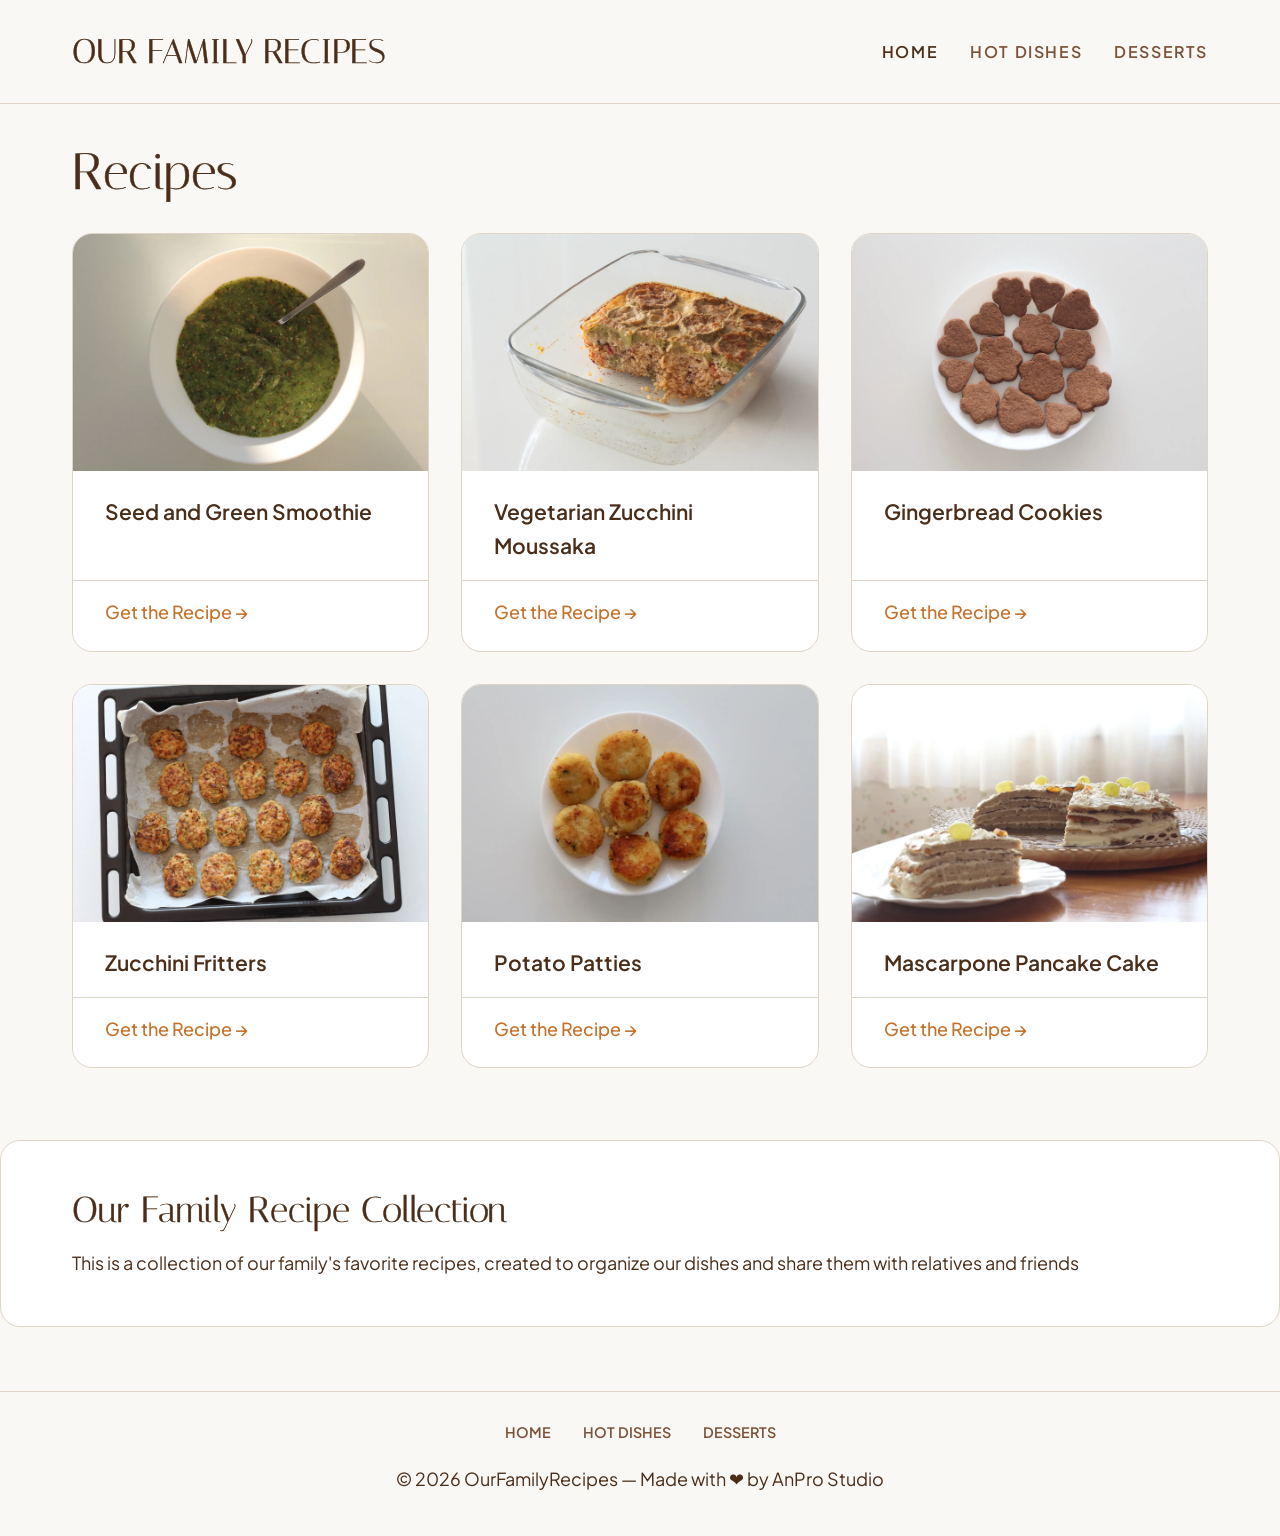
<file: index.html>
<!DOCTYPE html>
<html lang="en">
<head>
    <meta charset="UTF-8">
    <meta name="viewport" content="width=device-width, initial-scale=1.0">
    <title>Our Family Recipes</title>
    <link rel="preconnect" href="https://fonts.googleapis.com">
    <link rel="preconnect" href="https://fonts.gstatic.com" crossorigin>
    <link href="https://fonts.googleapis.com/css2?family=Italiana&family=Plus+Jakarta+Sans:wght@400;500;600;700&display=swap" rel="stylesheet">
    <link rel="stylesheet" href="./style.css">
</head>
<body>
    <header>
        <div class="container">
            <a href="./index.html" class="logo">Our Family Recipes</a>
            <nav>
                <ul>
                    <li><a href="./index.html" aria-current="page">Home</a></li>
                    <li><a href="./hot-dishes/">Hot Dishes</a></li>
                    <li><a href="./desserts/">Desserts</a></li>
                </ul>
            </nav>
        </div>
    </header>

    <main>
        <section class="recipe-grid">
            <div class="container">
                <h1>Recipes</h1>
                <ul>
                    <li class="recipe-card">
                        <a href="./recipes/seed-and-green-smoothie.html">
                            <img src="./images/seed-and-green-smoothie.webp" alt="Seed and green smoothie" width="1600" height="1067">
                            <h3>Seed and Green Smoothie</h3>
                            <span class="recipe-cta">Get the Recipe →</span>
                        </a>
                    </li>

                    <li class="recipe-card">
                        <a href="./recipes/vegetarian-zucchini-moussaka.html">
                            <img src="./images/vegetarian-zucchini-moussaka.webp" alt="Vegetarian zucchini moussaka" width="1600" height="1067">
                            <h3>Vegetarian Zucchini Moussaka</h3>
                            <span class="recipe-cta">Get the Recipe →</span>
                        </a>
                    </li>

                    <li class="recipe-card">
                        <a href="./recipes/gingerbread-cookies.html">
                            <img src="./images/gingerbread-cookies.webp" alt="Gingerbread cookies" width="1600" height="1067">
                            <h3>Gingerbread Cookies</h3>
                            <span class="recipe-cta">Get the Recipe →</span>
                        </a>
                    </li>

                    <li class="recipe-card">
                        <a href="./recipes/zucchini-fritters.html">
                            <img src="./images/zucchini-fritters.webp" alt="Zucchini fritters" width="1600" height="1067">
                            <h3>Zucchini Fritters</h3>
                            <span class="recipe-cta">Get the Recipe →</span>
                        </a>
                    </li>

                    <li class="recipe-card">
                        <a href="./recipes/potato-patties.html">
                            <img src="./images/potato-patties.webp" alt="Potato patties" width="1600" height="1067">
                            <h3>Potato Patties</h3>
                            <span class="recipe-cta">Get the Recipe →</span>
                        </a>
                    </li>

                    <li class="recipe-card">
                        <a href="./recipes/mascarpone-pancake-cake.html">
                            <img src="./images/mascarpone-pancake-cake.webp" alt="Mascarpone pancake cake" width="1600" height="1067">
                            <h3>Mascarpone Pancake Cake</h3>
                            <span class="recipe-cta">Get the Recipe →</span>
                        </a>
                    </li>


                </ul>
            </div>
        </section>

        <section class="about">
            <div class="container">
                <h2>Our Family Recipe Collection</h2>
                <p>This is a collection of our family's favorite recipes, created to organize our dishes and share them with relatives and friends</p>
            </div>
        </section>
    </main>

    <footer>
        <div class="container">
            <nav class="footer-nav">
                <ul>
                    <li><a href="./index.html">Home</a></li>
                    <li><a href="./hot-dishes/">Hot Dishes</a></li>
                    <li><a href="./desserts/">Desserts</a></li>
                </ul>
            </nav>
            <p>© <span id="year"></span> OurFamilyRecipes — Made with ❤️ by AnPro Studio</p>
        </div>
    </footer>
    <script src="./script.js"></script>
</body>
</html>
</file>
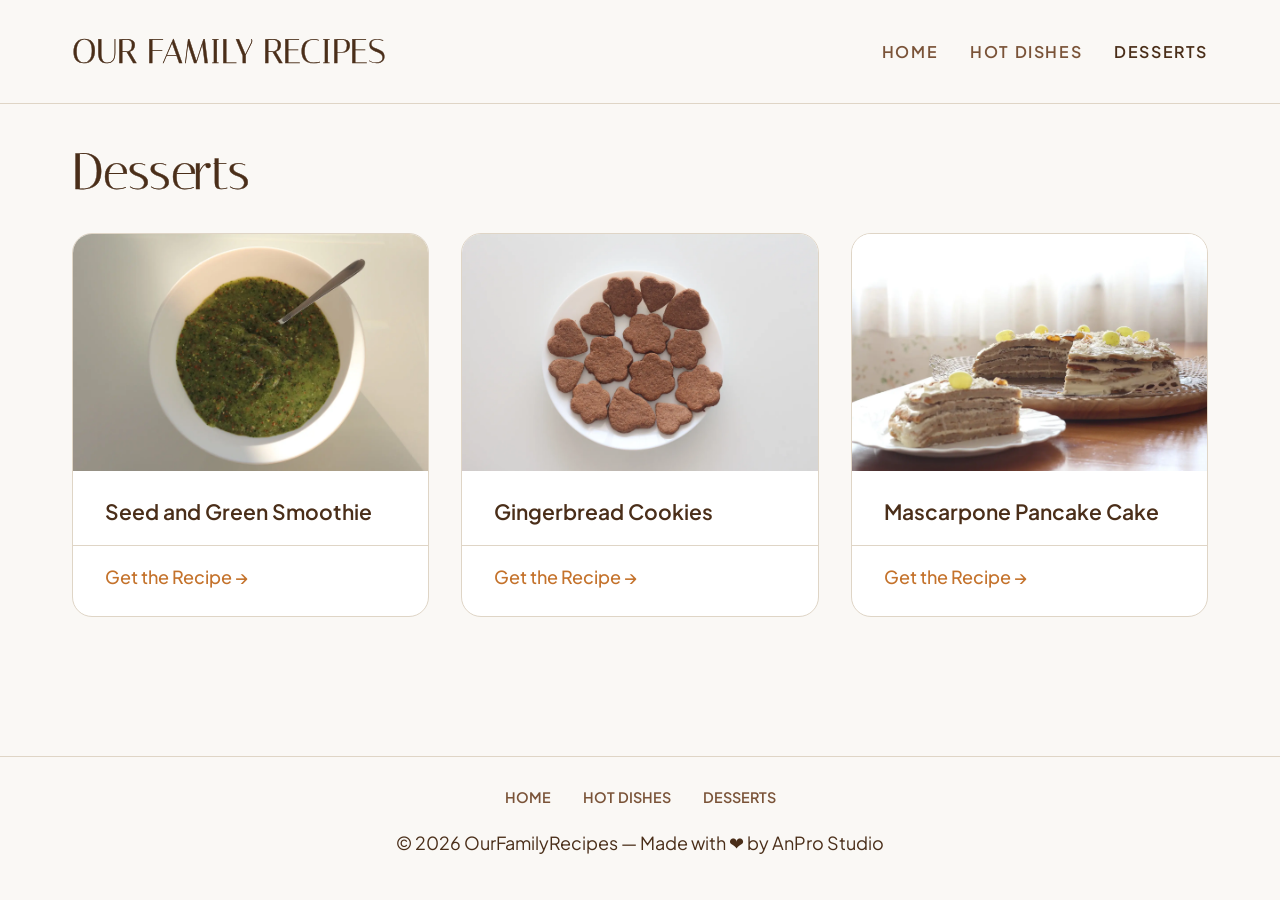
<file: desserts/index.html>
<!DOCTYPE html>
<html lang="en">
<head>
    <meta charset="UTF-8">
    <meta name="viewport" content="width=device-width, initial-scale=1.0">
    <title>Desserts | Our Family Recipes</title>
    <link rel="preconnect" href="https://fonts.googleapis.com">
    <link rel="preconnect" href="https://fonts.gstatic.com" crossorigin>
    <link href="https://fonts.googleapis.com/css2?family=Italiana&family=Plus+Jakarta+Sans:wght@400;500;600;700&display=swap" rel="stylesheet">
    <link rel="stylesheet" href="../style.css">
</head>
<body>
    <header>
        <div class="container">
            <a href="../index.html" class="logo">Our Family Recipes</a>
            <nav>
                <ul>
                    <li><a href="../index.html">Home</a></li>
                    <li><a href="../hot-dishes/">Hot Dishes</a></li>
                    <li><a href="../desserts/" aria-current="page">Desserts</a></li>
                </ul>
            </nav>
        </div>
    </header>

    <main>
        <section class="recipe-grid">
            <div class="container">
                <h1>Desserts</h1>
                <ul>
                     <li class="recipe-card">
                        <a href="../recipes/seed-and-green-smoothie.html">
                            <img src="../images/seed-and-green-smoothie.webp" alt="Seed and green smoothie" width="1600" height="1067">
                            <h3>Seed and Green Smoothie</h3>
                            <span class="recipe-cta">Get the Recipe →</span>
                        </a>
                    </li>

                    <li class="recipe-card">
                        <a href="../recipes/gingerbread-cookies.html">
                            <img src="../images/gingerbread-cookies.webp" alt="Gingerbread cookies" width="1600" height="1067">
                            <h3>Gingerbread Cookies</h3>
                            <span class="recipe-cta">Get the Recipe →</span>
                        </a>
                    </li>

                    <li class="recipe-card">
                        <a href="../recipes/mascarpone-pancake-cake.html">
                            <img src="../images/mascarpone-pancake-cake.webp" alt="Mascarpone pancake cake" width="1600" height="1067">
                            <h3>Mascarpone Pancake Cake</h3>
                            <span class="recipe-cta">Get the Recipe →</span>
                        </a>
                    </li>
                </ul>
            </div>
        </section>
    </main>

    <footer>
        <div class="container">
            <nav class="footer-nav">
                <ul>
                    <li><a href="../index.html">Home</a></li>
                    <li><a href="../hot-dishes/">Hot Dishes</a></li>
                    <li><a href="../desserts/">Desserts</a></li>
                </ul>
            </nav>
            <p>© <span id="year"></span> OurFamilyRecipes — Made with ❤️ by AnPro Studio</p>
        </div>
    </footer>
    <script src="../script.js"></script>
</body>
</html>
</file>
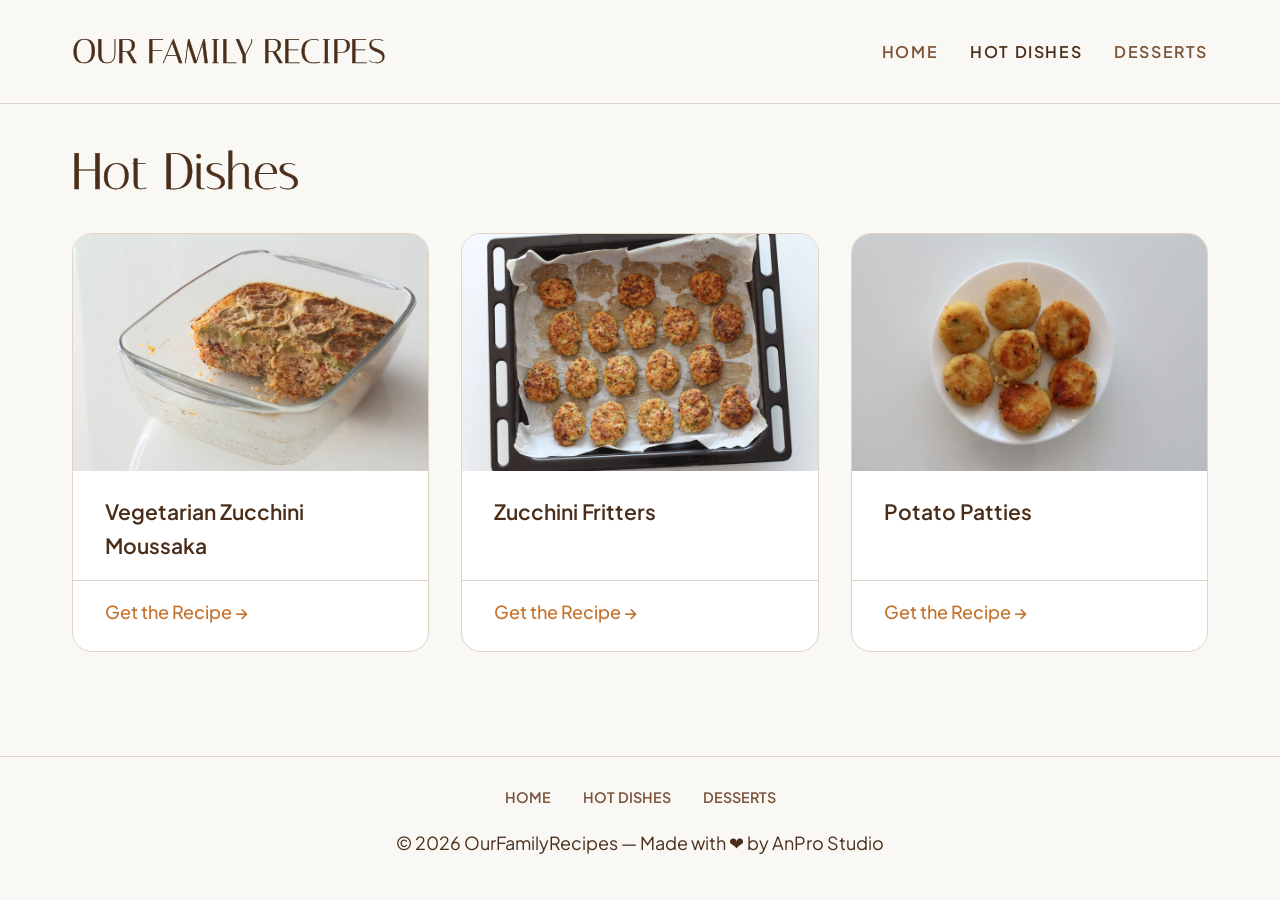
<file: hot-dishes/index.html>
<!DOCTYPE html>
<html lang="en">
<head>
    <meta charset="UTF-8">
    <meta name="viewport" content="width=device-width, initial-scale=1.0">
    <title>Hot Dishes | Our Family Recipes</title>
    <link rel="preconnect" href="https://fonts.googleapis.com">
    <link rel="preconnect" href="https://fonts.gstatic.com" crossorigin>
    <link href="https://fonts.googleapis.com/css2?family=Italiana&family=Plus+Jakarta+Sans:wght@400;500;600;700&display=swap" rel="stylesheet">
    <link rel="stylesheet" href="../style.css">
</head>
<body>
    <header>
        <div class="container">
            <a href="../index.html" class="logo">Our Family Recipes</a>
            <nav>
                <ul>
                    <li><a href="../index.html">Home</a></li>
                    <li><a href="../hot-dishes/" aria-current="page">Hot Dishes</a></li>
                    <li><a href="../desserts/">Desserts</a></li>
                </ul>
            </nav>
        </div>
    </header>

    <main>
        <section class="recipe-grid">
            <div class="container">
                <h1>Hot Dishes</h1>
                <ul>
                    <li class="recipe-card">
                        <a href="../recipes/vegetarian-zucchini-moussaka.html">
                            <img src="../images/vegetarian-zucchini-moussaka.webp" alt="Vegetarian zucchini moussaka" width="1600" height="1067">
                            <h3>Vegetarian Zucchini Moussaka</h3>
                            <span class="recipe-cta">Get the Recipe →</span>
                        </a>
                    </li>

                    <li class="recipe-card">
                        <a href="../recipes/zucchini-fritters.html">
                            <img src="../images/zucchini-fritters.webp" alt="Zucchini fritters" width="1600" height="1067">
                            <h3>Zucchini Fritters</h3>
                            <span class="recipe-cta">Get the Recipe →</span>
                        </a>
                    </li>

                    <li class="recipe-card">
                        <a href="../recipes/potato-patties.html">
                            <img src="../images/potato-patties.webp" alt="Potato patties" width="1600" height="1067">
                            <h3>Potato Patties</h3>
                            <span class="recipe-cta">Get the Recipe →</span>
                        </a>
                    </li>
                </ul>
            </div>
        </section>
    </main>

    <footer>
        <div class="container">
            <nav class="footer-nav">
                <ul>
                    <li><a href="../index.html">Home</a></li>
                    <li><a href="../hot-dishes/">Hot Dishes</a></li>
                    <li><a href="../desserts/">Desserts</a></li>
                </ul>
            </nav>
            <p>© <span id="year"></span> OurFamilyRecipes — Made with ❤️ by AnPro Studio</p>
        </div>
    </footer>
    <script src="../script.js"></script>
</body>
</html>
</file>
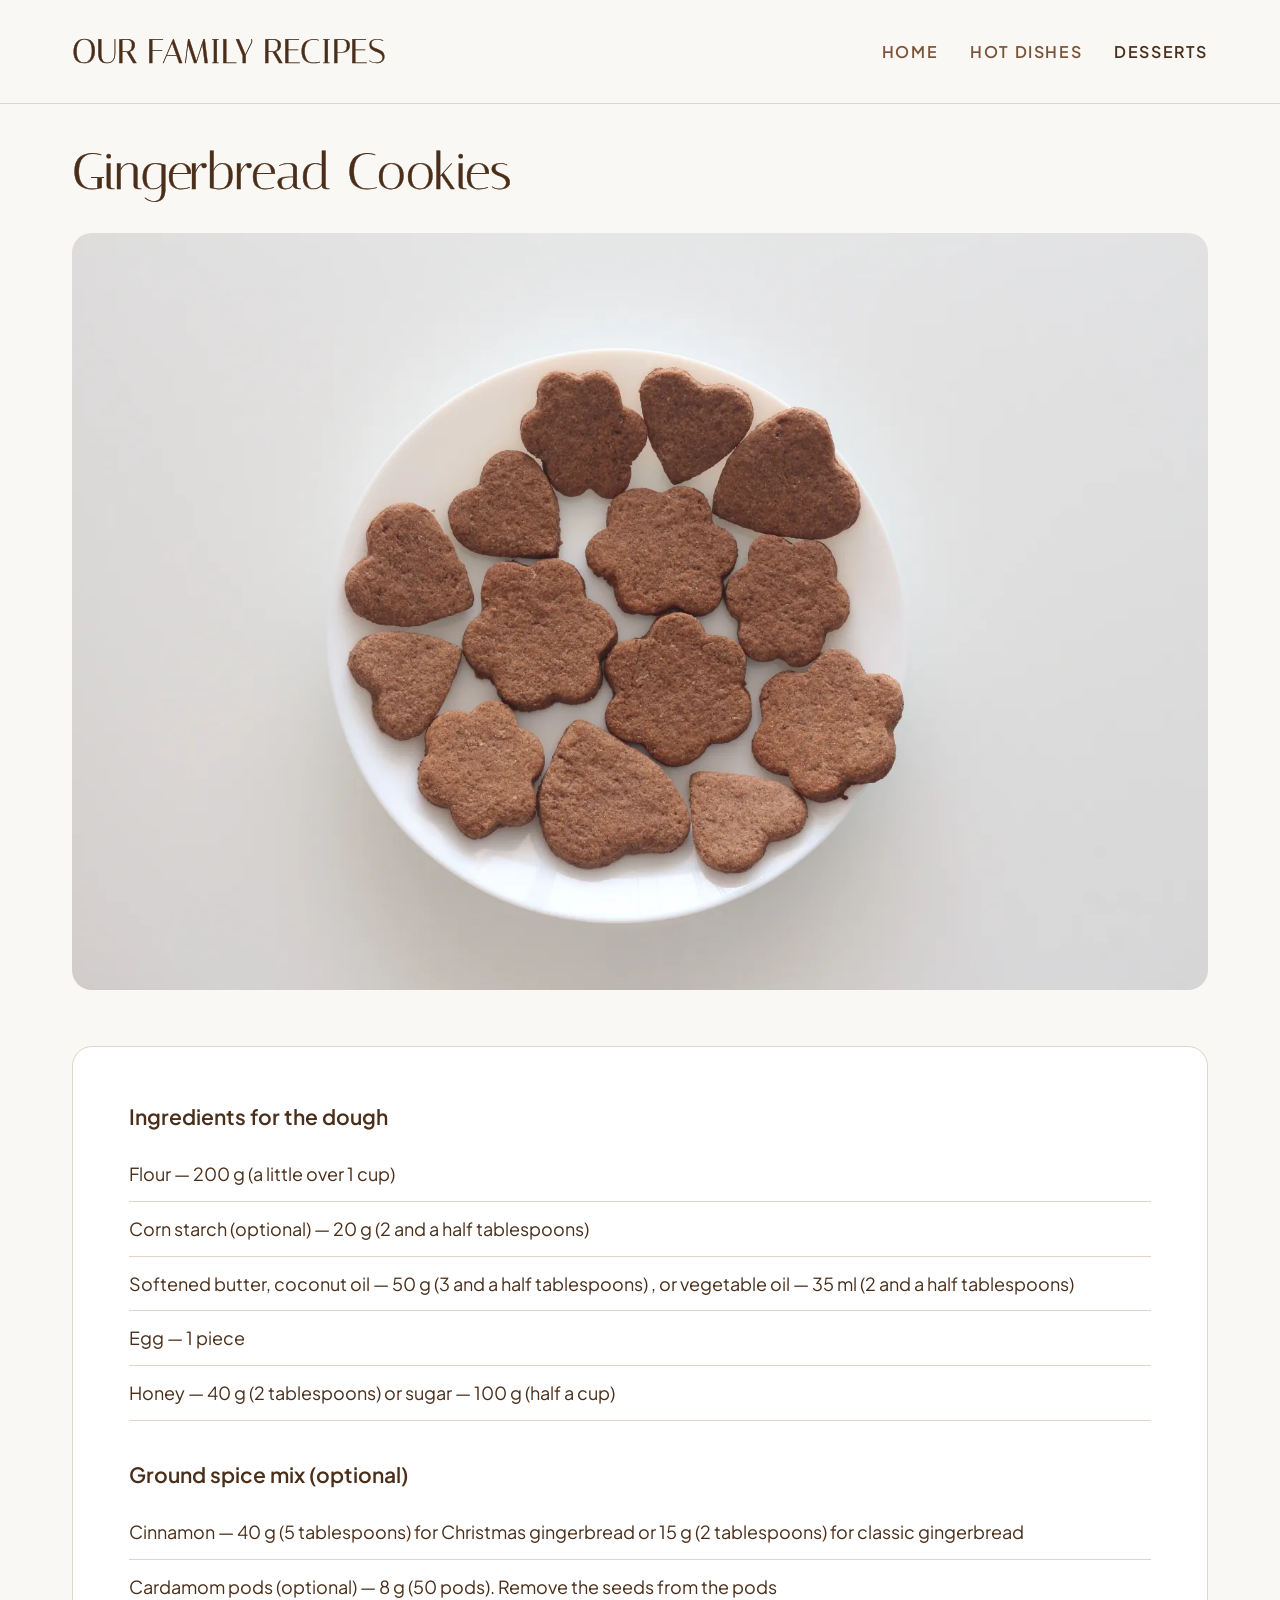
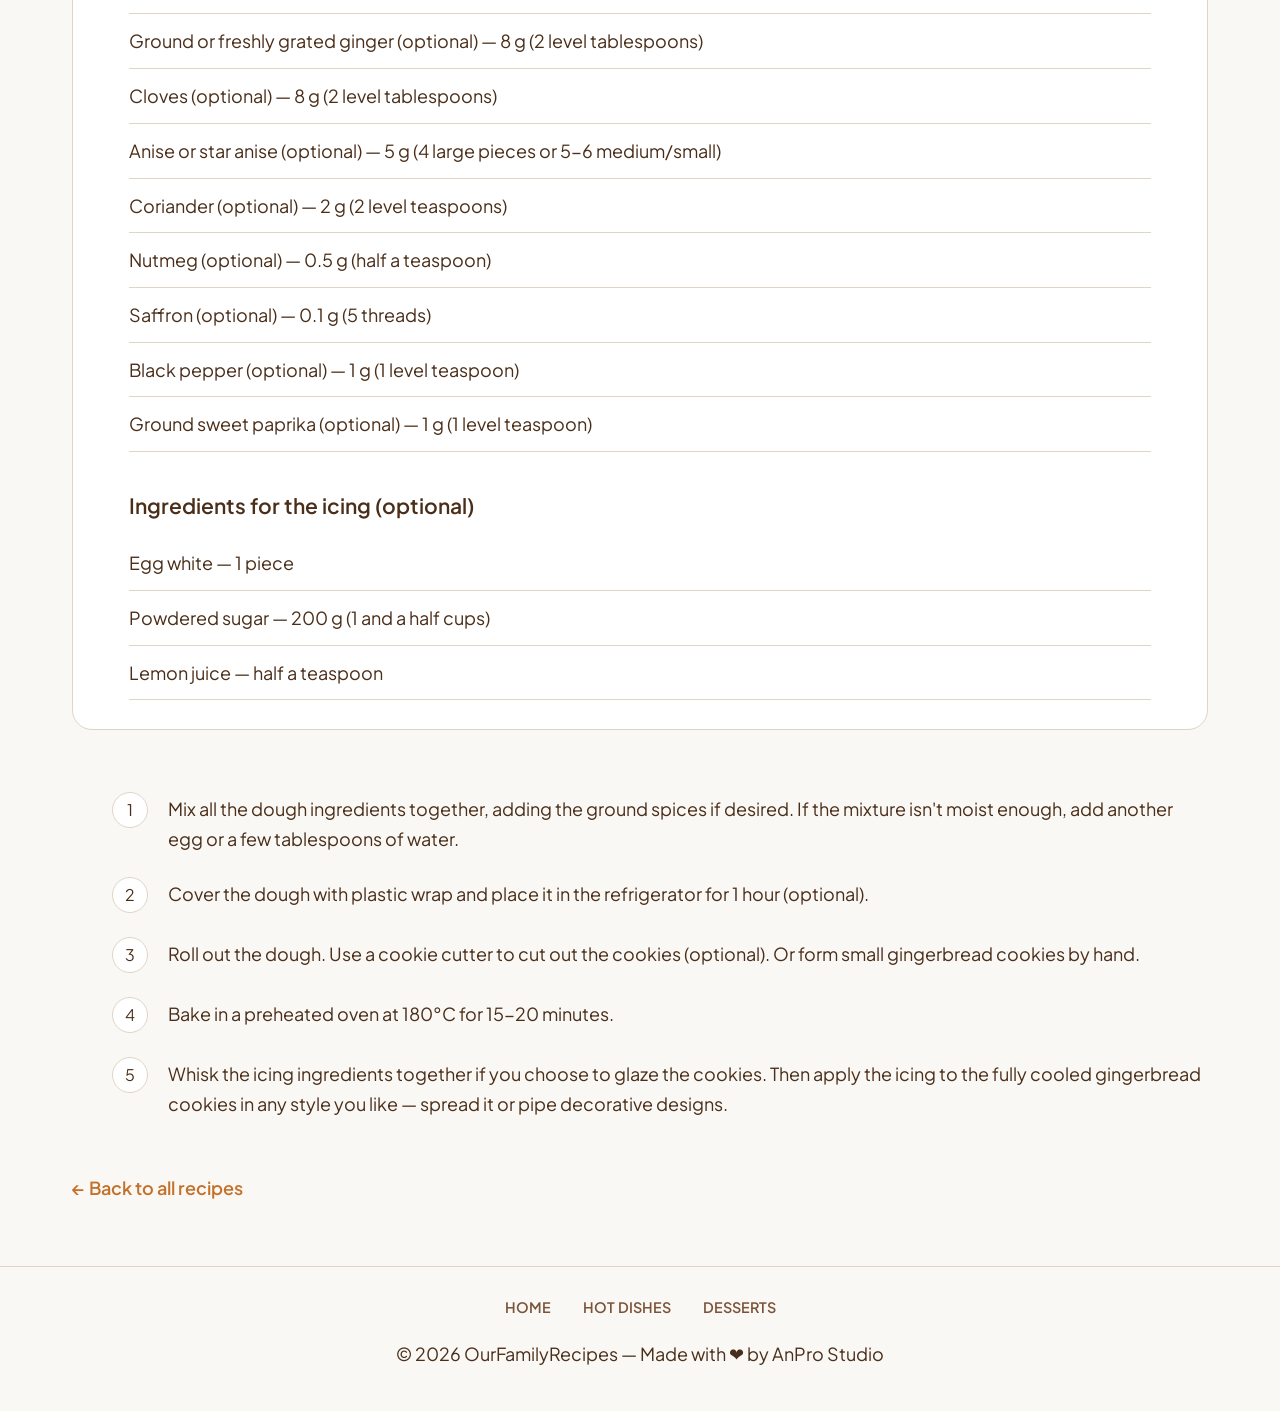
<file: recipes/gingerbread-cookies.html>
<!DOCTYPE html>
<html lang="en">
<head>
    <meta charset="UTF-8">
    <meta name="viewport" content="width=device-width, initial-scale=1.0">
    <title>Gingerbread Cookies | Our Family Recipes</title>
    <link rel="preconnect" href="https://fonts.googleapis.com">
    <link rel="preconnect" href="https://fonts.gstatic.com" crossorigin>
    <link href="https://fonts.googleapis.com/css2?family=Italiana&family=Plus+Jakarta+Sans:wght@400;500;600;700&display=swap" rel="stylesheet">
    <link rel="stylesheet" href="../style.css">
</head>
<body>
    <header>
        <div class="container">
            <a href="../index.html" class="logo">Our Family Recipes</a>
            <nav>
                <ul>
                    <li><a href="../index.html">Home</a></li>
                    <li><a href="../hot-dishes/">Hot Dishes</a></li>
                    <li><a href="../desserts/" aria-current="page">Desserts</a></li>
                </ul>
            </nav>
        </div>
    </header>

    <main>
        <article class="container recipe-page">
            <h1>Gingerbread Cookies</h1>
            <img src="../images/gingerbread-cookies.webp" alt="Gingerbread cookies" width="1600" height="1067">
            <div class="recipe-content">
                <div class="ingredients-list">
                    <h3>Ingredients for the dough</h3>
                    <ul class="ingredient-group">
                        <li>Flour — 200 g (a little over 1 cup)</li>
                        <li>Corn starch (optional) — 20 g (2 and a half tablespoons)</li>
                        <li>Softened butter, coconut oil — 50 g (3 and a half tablespoons) , or vegetable oil — 35 ml (2 and a half tablespoons)</li>
                        <li>Egg — 1 piece</li>
                        <li>Honey — 40 g (2 tablespoons) or sugar — 100 g (half a cup)</li>
                    </ul>

                    <h3>Ground spice mix (optional)</h3>
                    <ul class="ingredient-group">
                        <li>Cinnamon — 40 g (5 tablespoons) for Christmas gingerbread or 15 g (2 tablespoons) for classic gingerbread</li>
                        <li>Cardamom pods (optional) — 8 g (50 pods). Remove the seeds from the pods</li>
                        <li>Ground or freshly grated ginger (optional) — 8 g (2 level tablespoons)</li>
                        <li>Cloves (optional) — 8 g (2 level tablespoons)</li>
                        <li>Anise or star anise (optional) — 5 g (4 large pieces or 5-6 medium/small)</li>
                        <li>Coriander (optional) — 2 g (2 level teaspoons)</li>
                        <li>Nutmeg (optional) — 0.5 g (half a teaspoon)</li>
                        <li>Saffron (optional) — 0.1 g (5 threads)</li>
                        <li>Black pepper (optional) — 1 g (1 level teaspoon)</li>
                        <li>Ground sweet paprika (optional) — 1 g (1 level teaspoon)</li>
                    </ul>

                    <h3>Ingredients for the icing (optional)</h3>
                    <ul class="ingredient-group">
                        <li>Egg white — 1 piece </li>
                        <li>Powdered sugar — 200 g (1 and a half cups)</li>
                        <li>Lemon juice — half a teaspoon</li>
                    </ul>
                </div>

                <ol class="directions-list">
                    <li>
                        <span>1</span>
                        <p>Mix all the dough ingredients together, adding the ground spices if desired. If the mixture isn't moist enough, add another egg or a few tablespoons of water.</p>
                    </li>
                    <li>
                        <span>2</span>
                        <p>Cover the dough with plastic wrap and place it in the refrigerator for 1 hour (optional).</p>
                    </li>
                    <li>
                        <span>3</span>
                        <p>Roll out the dough. Use a cookie cutter to cut out the cookies (optional). Or form small gingerbread cookies by hand.</p>
                    </li>
                    <li>
                        <span>4</span>
                        <p>Bake in a preheated oven at 180°C for 15-20 minutes.</p>
                    </li>
                    <li>
                        <span>5</span>
                        <p>Whisk the icing ingredients together if you choose to glaze the cookies. Then apply the icing to the fully cooled gingerbread cookies in any style you like — spread it or pipe decorative designs.</p>
                    </li>
                </ol>
            </div>    
            <a href="../index.html" class="back-link">← Back to all recipes</a>
        </article>
    </main>

    <footer>
        <div class="container">
            <nav class="footer-nav">
                <ul>
                    <li><a href="../index.html">Home</a></li>
                    <li><a href="../hot-dishes/">Hot Dishes</a></li>
                    <li><a href="../desserts/">Desserts</a></li>
                </ul>
            </nav>
            <p>© <span id="year"></span> OurFamilyRecipes — Made with ❤️ by AnPro Studio</p>
        </div>
    </footer>
    <script src="../script.js"></script>
</body>
</html>
</file>
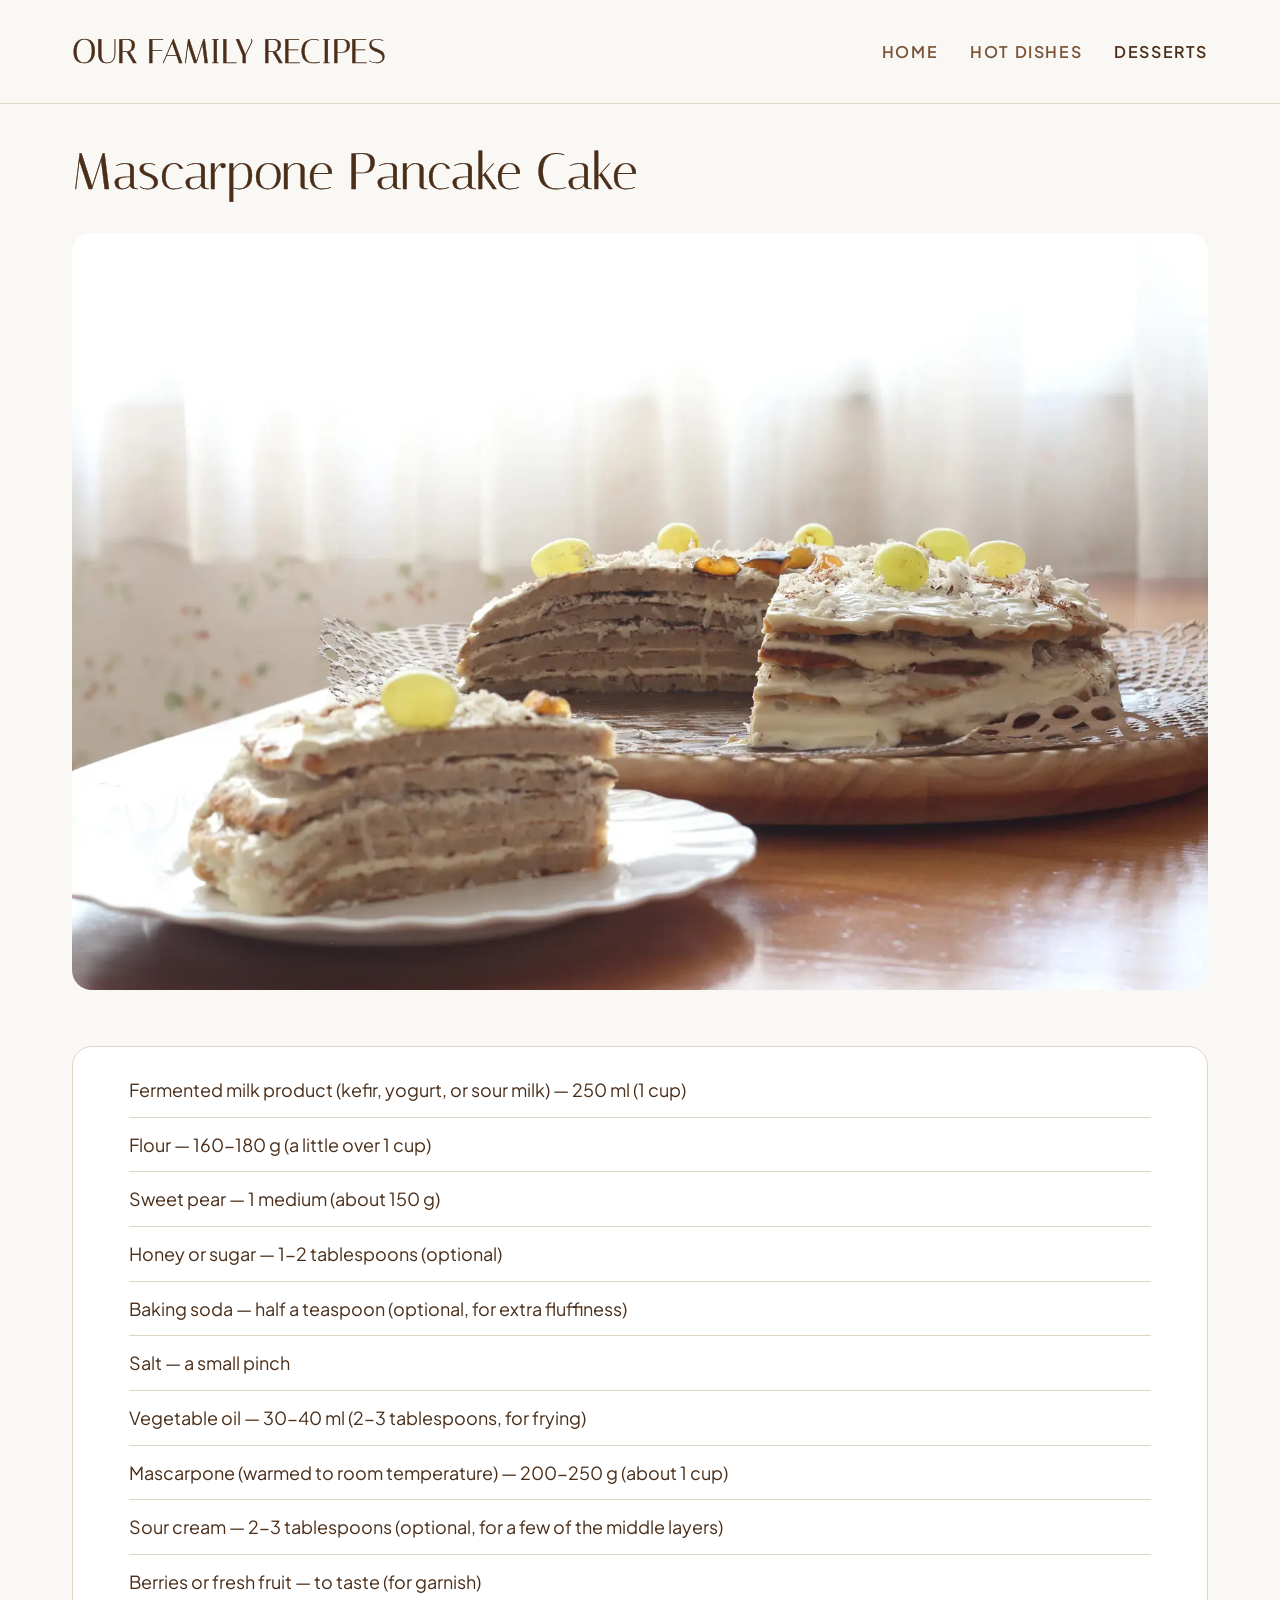
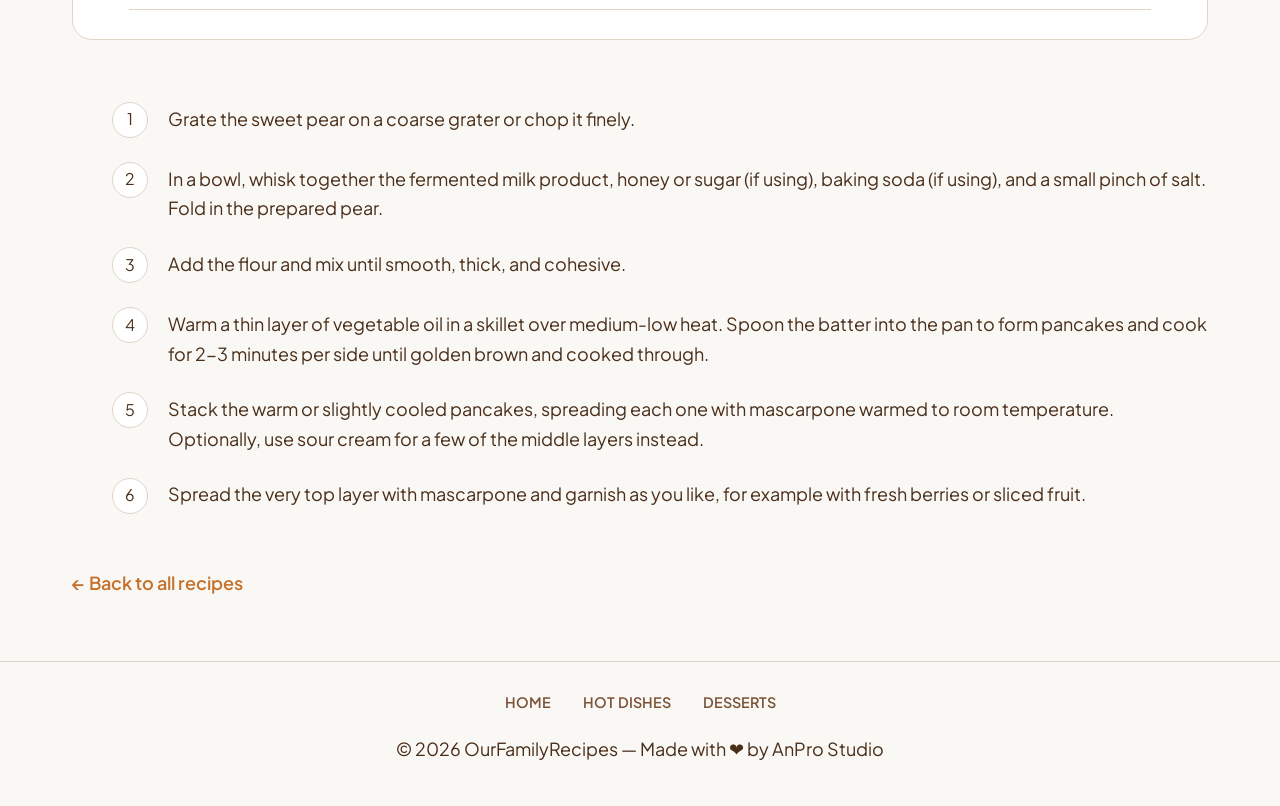
<file: recipes/mascarpone-pancake-cake.html>
<!DOCTYPE html>
<html lang="en">
<head>
    <meta charset="UTF-8">
    <meta name="viewport" content="width=device-width, initial-scale=1.0">
    <title>Mascarpone Pancake Cake | Our Family Recipes</title>
    <link rel="preconnect" href="https://fonts.googleapis.com">
    <link rel="preconnect" href="https://fonts.gstatic.com" crossorigin>
    <link href="https://fonts.googleapis.com/css2?family=Italiana&family=Plus+Jakarta+Sans:wght@400;500;600;700&display=swap" rel="stylesheet">
    <link rel="stylesheet" href="../style.css">
</head>
<body>
    <header>
        <div class="container">
            <a href="../index.html" class="logo">Our Family Recipes</a>
            <nav>
                <ul>
                    <li><a href="../index.html">Home</a></li>
                    <li><a href="../hot-dishes/">Hot Dishes</a></li>
                    <li><a href="../desserts/" aria-current="page">Desserts</a></li>
                </ul>
            </nav>
        </div>
    </header>

    <main>
        <article class="container recipe-page">
            <h1>Mascarpone Pancake Cake</h1>
            <img src="../images/mascarpone-pancake-cake.webp" alt="Mascarpone pancake cake" width="1600" height="1067">
            <div class="recipe-content">
                <ul class="ingredients-list">
                    <li>Fermented milk product (kefir, yogurt, or sour milk) — 250 ml (1 cup)</li>
                    <li>Flour — 160-180 g (a little over 1 cup)</li>
                    <li>Sweet pear — 1 medium (about 150 g)</li>
                    <li>Honey or sugar — 1-2 tablespoons (optional)</li>
                    <li>Baking soda — half a teaspoon (optional, for extra fluffiness)</li>
                    <li>Salt — a small pinch</li>
                    <li>Vegetable oil — 30-40 ml (2-3 tablespoons, for frying)</li>
                    <li>Mascarpone (warmed to room temperature) — 200-250 g (about 1 cup)</li>
                    <li>Sour cream — 2-3 tablespoons (optional, for a few of the middle layers)</li>
                    <li>Berries or fresh fruit — to taste (for garnish)</li>
                </ul>

                <ol class="directions-list">
                    <li>
                        <span>1</span>
                        <p>
                            Grate the sweet pear on a coarse grater or chop it finely.
                        </p>
                    </li>
                    <li>
                        <span>2</span>
                        <p>
                            In a bowl, whisk together the fermented milk product, honey or sugar
                            (if using), baking soda (if using), and a small pinch of salt.
                            Fold in the prepared pear.
                        </p>
                    </li>
                    <li>
                        <span>3</span>
                        <p>
                            Add the flour and mix until smooth, thick, and cohesive.
                        </p>
                    </li>
                    <li>
                        <span>4</span>
                        <p>
                            Warm a thin layer of vegetable oil in a skillet over medium-low heat.
                            Spoon the batter into the pan to form pancakes and cook for 2-3 minutes
                            per side until golden brown and cooked through.
                        </p>
                    </li>
                    <li>
                        <span>5</span>
                        <p>
                            Stack the warm or slightly cooled pancakes, spreading each one with
                            mascarpone warmed to room temperature. Optionally, use sour cream
                            for a few of the middle layers instead.
                        </p>
                    </li>
                    <li>
                        <span>6</span>
                        <p>
                            Spread the very top layer with mascarpone and garnish as you like,
                            for example with fresh berries or sliced fruit.
                        </p>
                    </li>
                </ol>
            </div>
            <a href="../index.html" class="back-link">← Back to all recipes</a>
        </article>
    </main>
    
    <footer>
        <div class="container">
            <nav class="footer-nav">
                <ul>
                    <li><a href="../index.html">Home</a></li>
                    <li><a href="../hot-dishes/">Hot Dishes</a></li>
                    <li><a href="../desserts/">Desserts</a></li>
                </ul>
            </nav>
            <p>© <span id="year"></span> OurFamilyRecipes — Made with ❤️ by AnPro Studio</p>
        </div>
    </footer>
    <script src="../script.js"></script>
</body>
</html>
</file>
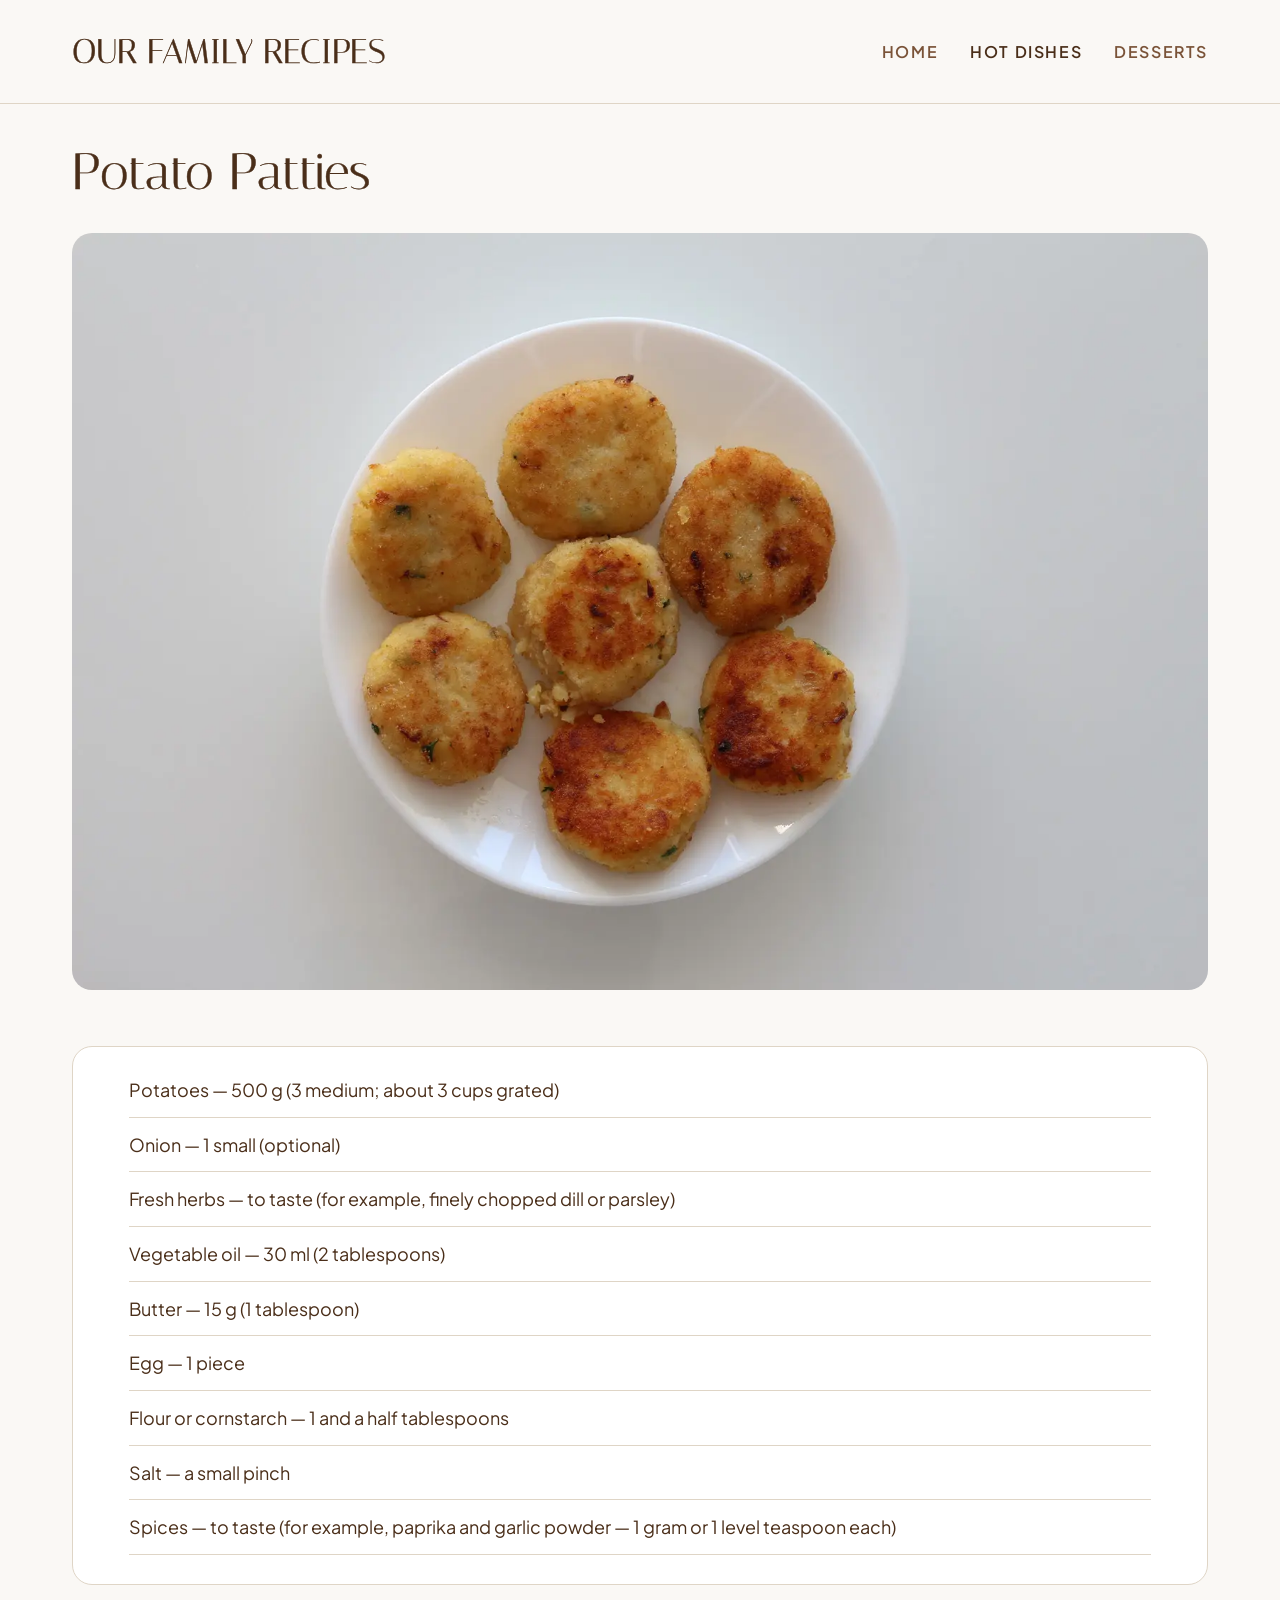
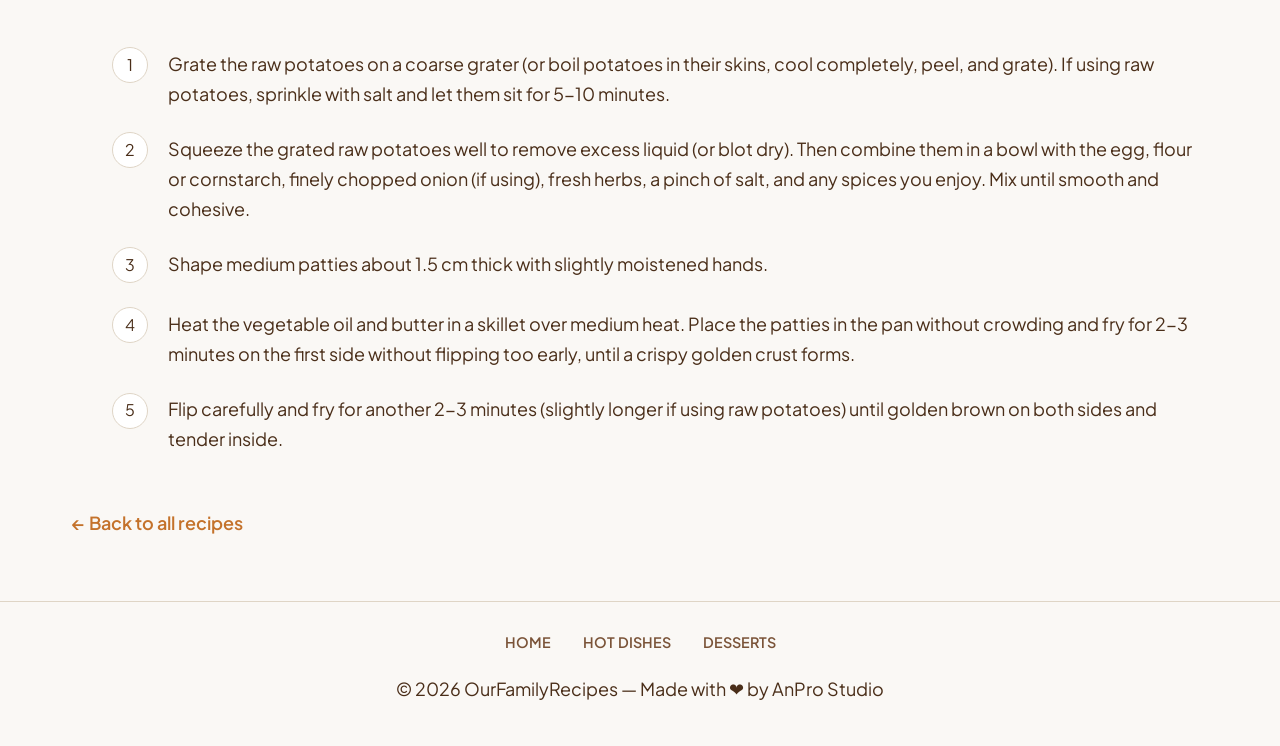
<file: recipes/potato-patties.html>
<!DOCTYPE html>
<html lang="en">
<head>
    <meta charset="UTF-8">
    <meta name="viewport" content="width=device-width, initial-scale=1.0">
    <title>Potato Patties | Our Family Recipes</title>
    <link rel="preconnect" href="https://fonts.googleapis.com">
    <link rel="preconnect" href="https://fonts.gstatic.com" crossorigin>
    <link href="https://fonts.googleapis.com/css2?family=Italiana&family=Plus+Jakarta+Sans:wght@400;500;600;700&display=swap" rel="stylesheet">
    <link rel="stylesheet" href="../style.css">
</head>
<body>
    <header>
        <div class="container">
            <a href="../index.html" class="logo">Our Family Recipes</a>
            <nav>
                <ul>
                    <li><a href="../index.html">Home</a></li>
                    <li><a href="../hot-dishes/" aria-current="page">Hot Dishes</a></li>
                    <li><a href="../desserts/">Desserts</a></li>
                </ul>
            </nav>
        </div>
    </header>

    <main>
        <article class="container recipe-page">
            <h1>Potato Patties</h1>
            <img src="../images/potato-patties.webp" alt="Potato patties" width="1600" height="1067">
            <div class="recipe-content">
                <ul class="ingredients-list">
                    <li>Potatoes — 500 g (3 medium; about 3 cups grated)</li>
                    <li>Onion — 1 small (optional)</li>
                    <li>Fresh herbs — to taste (for example, finely chopped dill or parsley)</li>
                    <li>Vegetable oil — 30 ml (2 tablespoons)</li>
                    <li>Butter — 15 g (1 tablespoon)</li>
                    <li>Egg — 1 piece</li>
                    <li>Flour or cornstarch — 1 and a half tablespoons</li>
                    <li>Salt — a small pinch</li>
                    <li>Spices — to taste (for example, paprika and garlic powder — 1 gram or 1 level teaspoon each)</li>
                </ul>

                <ol class="directions-list">
                    <li>
                        <span>1</span>
                        <p>
                            Grate the raw potatoes on a coarse grater (or boil potatoes in their skins,
                            cool completely, peel, and grate). If using raw potatoes, sprinkle with salt
                            and let them sit for 5-10 minutes.
                        </p>
                    </li>
                    <li>
                        <span>2</span>
                        <p>
                            Squeeze the grated raw potatoes well to remove excess liquid (or blot dry).
                            Then combine them in a bowl with the egg, flour or cornstarch, finely chopped
                            onion (if using), fresh herbs, a pinch of salt, and any spices you enjoy.
                            Mix until smooth and cohesive.
                        </p>
                    </li>
                    <li>
                        <span>3</span>
                        <p>
                            Shape medium patties about 1.5 cm thick with slightly moistened hands.
                        </p>
                    </li>
                    <li>
                        <span>4</span>
                        <p>
                            Heat the vegetable oil and butter in a skillet over medium heat. Place the
                            patties in the pan without crowding and fry for 2-3 minutes on the first side
                            without flipping too early, until a crispy golden crust forms.
                        </p>
                    </li>
                    <li>
                        <span>5</span>
                        <p>
                            Flip carefully and fry for another 2-3 minutes (slightly longer if using raw
                            potatoes) until golden brown on both sides and tender inside.
                        </p>
                    </li>
                </ol>
            </div>
            <a href="../index.html" class="back-link">← Back to all recipes</a>
        </article>
    </main>

    <footer>
        <div class="container">
            <nav class="footer-nav">
                <ul>
                    <li><a href="../index.html">Home</a></li>
                    <li><a href="../hot-dishes/">Hot Dishes</a></li>
                    <li><a href="../desserts/">Desserts</a></li>
                </ul>
            </nav>
            <p>© <span id="year"></span> OurFamilyRecipes — Made with ❤️ by AnPro Studio</p>
        </div>
    </footer>
    <script src="../script.js"></script>
</body>
</html>
</file>
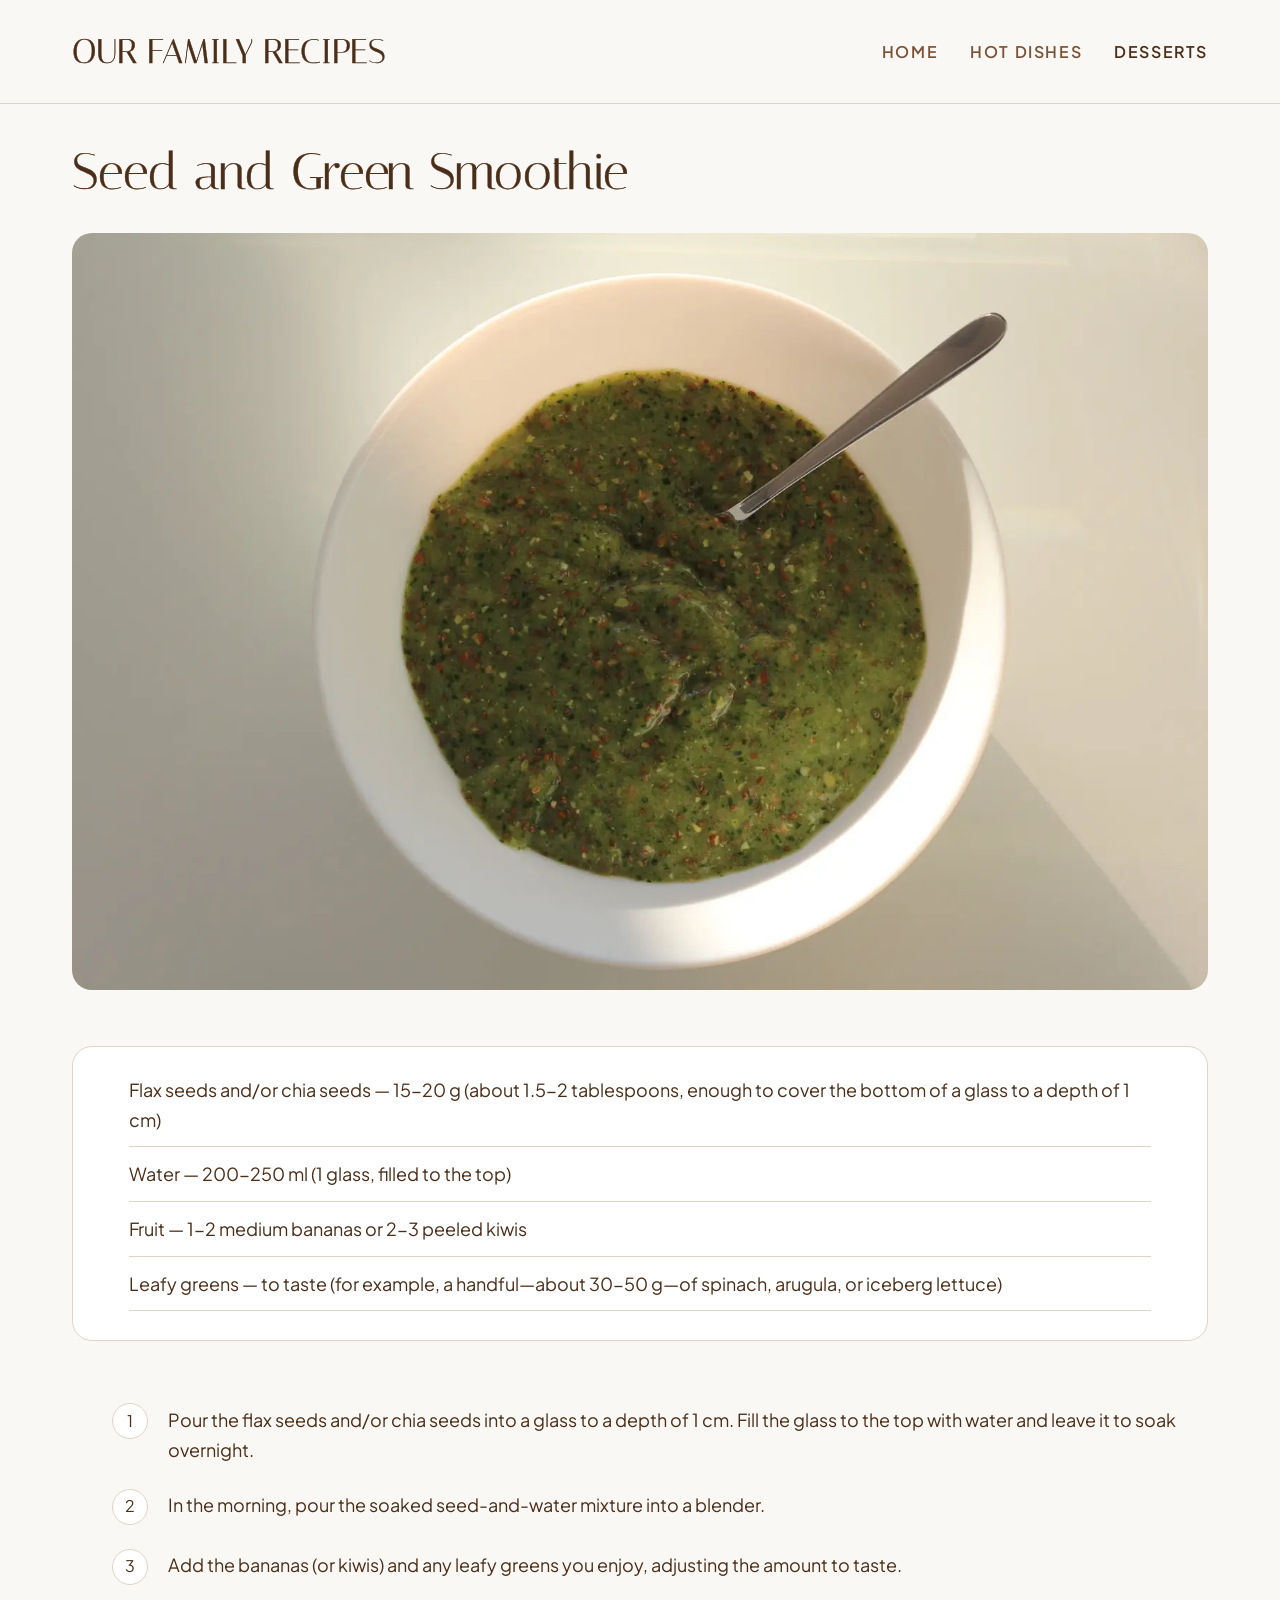
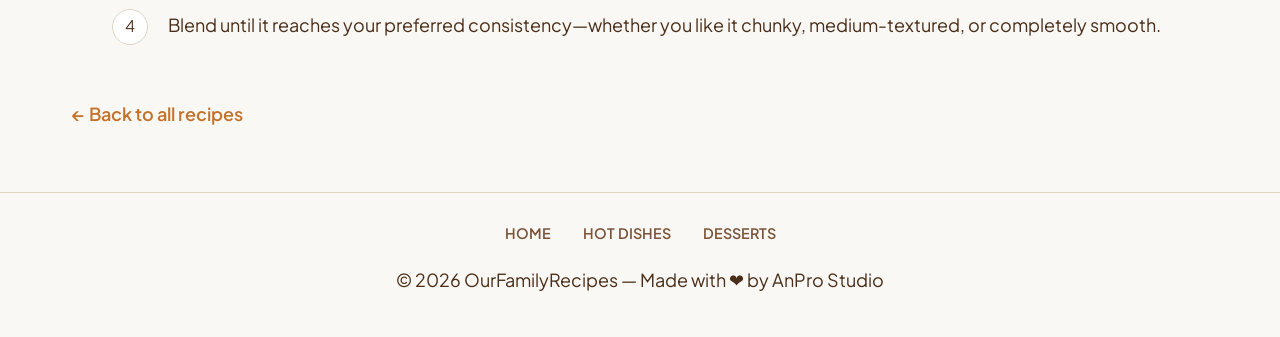
<file: recipes/seed-and-green-smoothie.html>
<!DOCTYPE html>
<html lang="en">
<head>
    <meta charset="UTF-8">
    <meta name="viewport" content="width=device-width, initial-scale=1.0">
    <title>Seed and Green Smoothie | Our Family Recipes</title>
    <link rel="preconnect" href="https://fonts.googleapis.com">
    <link rel="preconnect" href="https://fonts.gstatic.com" crossorigin>
    <link href="https://fonts.googleapis.com/css2?family=Italiana&family=Plus+Jakarta+Sans:wght@400;500;600;700&display=swap" rel="stylesheet">
    <link rel="stylesheet" href="../style.css">
</head>
<body>
    <header>
        <div class="container">
            <a href="../index.html" class="logo">Our Family Recipes</a>
            <nav>
                <ul>
                    <li><a href="../index.html">Home</a></li>
                    <li><a href="../hot-dishes/">Hot Dishes</a></li>
                    <li><a href="../desserts/" aria-current="page">Desserts</a></li>
                </ul>
            </nav>
        </div>
    </header>

    <main>
        <article class="container recipe-page">
            <h1>Seed and Green Smoothie</h1>
            <img src="../images/seed-and-green-smoothie.webp" alt="Seed and green smoothie" width="1600" height="1067">
            <div class="recipe-content">
                <ul class="ingredients-list">
                    <li>Flax seeds and/or chia seeds — 15-20 g (about 1.5-2 tablespoons, enough to cover the bottom of a glass to a depth of 1 cm)</li>
                    <li>Water — 200-250 ml (1 glass, filled to the top)</li>
                    <li>Fruit — 1-2 medium bananas or 2-3 peeled kiwis</li>
                    <li>Leafy greens — to taste (for example, a handful—about 30-50 g—of spinach, arugula, or iceberg lettuce)</li>
                </ul>

                <ol class="directions-list">
                    <li>
                        <span>1</span>
                        <p>
                            Pour the flax seeds and/or chia seeds into a glass to a depth of 1 cm.
                            Fill the glass to the top with water and leave it to soak overnight.
                        </p>
                    </li>
                    <li>
                        <span>2</span>
                        <p>
                            In the morning, pour the soaked seed-and-water mixture into a blender.
                        </p>
                    </li>
                    <li>
                        <span>3</span>
                        <p>
                            Add the bananas (or kiwis) and any leafy greens you enjoy, adjusting
                            the amount to taste.
                        </p>
                    </li>
                    <li>
                        <span>4</span>
                        <p>
                            Blend until it reaches your preferred consistency—whether you like it
                            chunky, medium-textured, or completely smooth.
                        </p>
                    </li>
                </ol>
            </div>
            <a href="../index.html" class="back-link">← Back to all recipes</a>
        </article>
    </main>
    
    <footer>
        <div class="container">
            <nav class="footer-nav">
                <ul>
                    <li><a href="../index.html">Home</a></li>
                    <li><a href="../hot-dishes/">Hot Dishes</a></li>
                    <li><a href="../desserts/">Desserts</a></li>
                </ul>
            </nav>
            <p>© <span id="year"></span> OurFamilyRecipes — Made with ❤️ by AnPro Studio</p>
        </div>
    </footer>
    <script src="../script.js"></script>
</body>
</html>
</file>
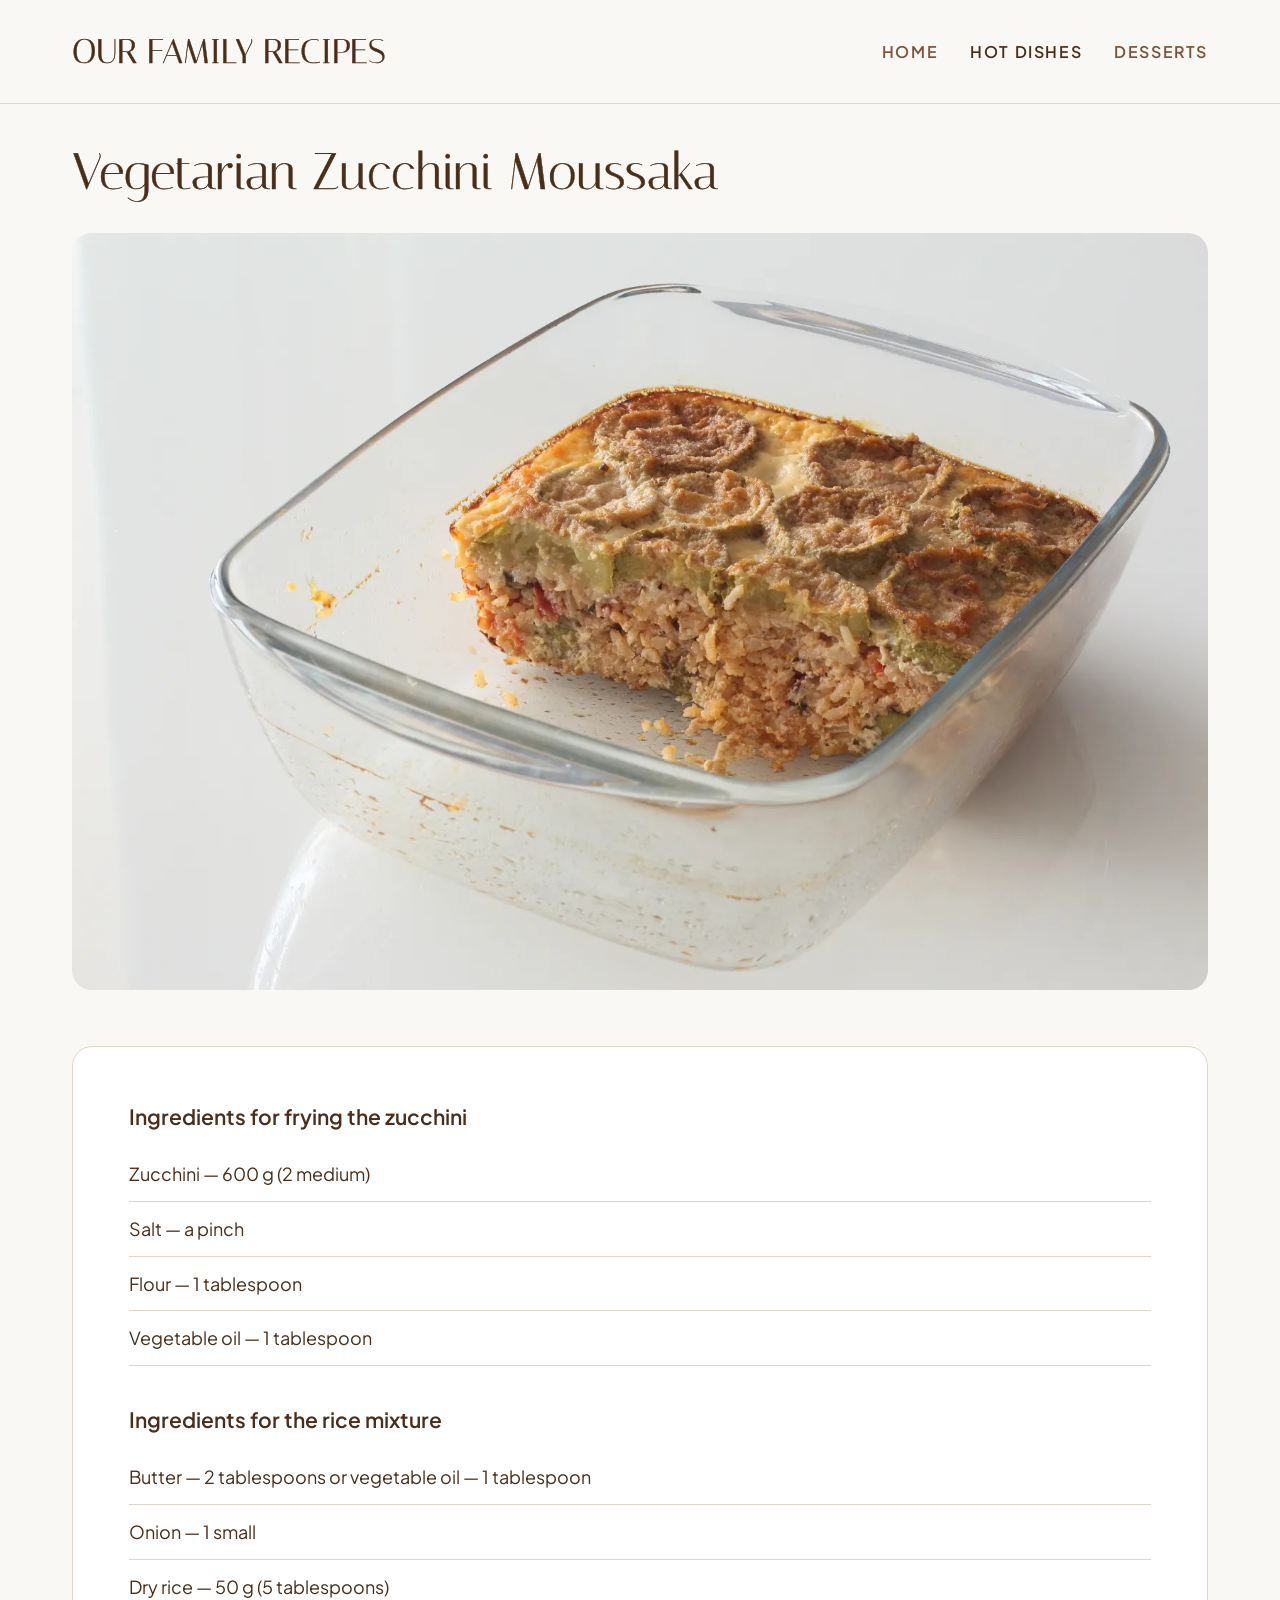
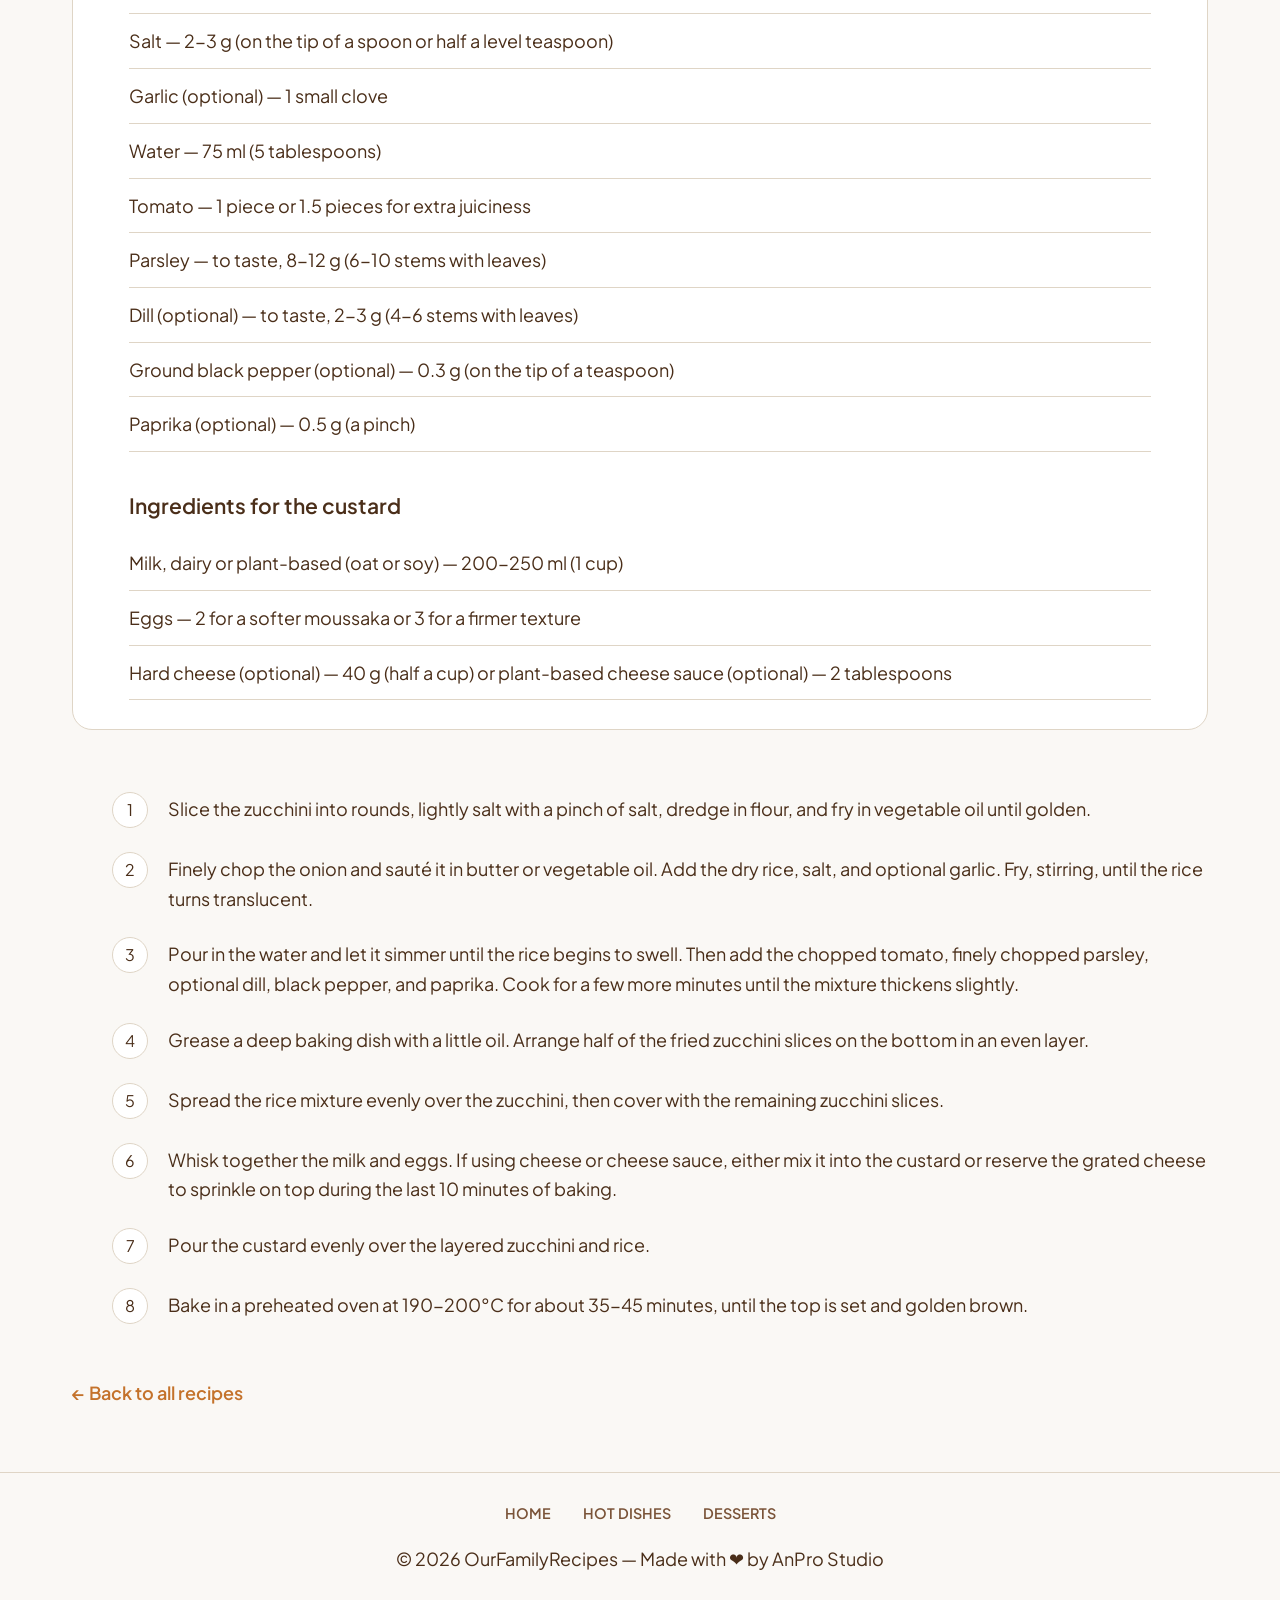
<file: recipes/vegetarian-zucchini-moussaka.html>
<!DOCTYPE html>
<html lang="en">
<head>
    <meta charset="UTF-8">
    <meta name="viewport" content="width=device-width, initial-scale=1.0">
    <title>Vegetarian Zucchini Moussaka | Our Family Recipes</title>
    <link rel="preconnect" href="https://fonts.googleapis.com">
    <link rel="preconnect" href="https://fonts.gstatic.com" crossorigin>
    <link href="https://fonts.googleapis.com/css2?family=Italiana&family=Plus+Jakarta+Sans:wght@400;500;600;700&display=swap" rel="stylesheet">
    <link rel="stylesheet" href="../style.css">
</head>
<body>
    <header>
        <div class="container">
            <a href="../index.html" class="logo">Our Family Recipes</a>
            <nav>
                <ul>
                    <li><a href="../index.html">Home</a></li>
                    <li><a href="../hot-dishes/" aria-current="page">Hot Dishes</a></li>
                    <li><a href="../desserts/">Desserts</a></li>
                </ul>
            </nav>
        </div>
    </header>

    <main>
        <article class="container recipe-page">
            <h1>Vegetarian Zucchini Moussaka</h1>
            <img src="../images/vegetarian-zucchini-moussaka.webp" alt="Vegetarian zucchini moussaka" width="1600" height="1067">
            <div class="recipe-content">
                <div class="ingredients-list">
                    <h3>Ingredients for frying the zucchini</h3>
                    <ul class="ingredient-group">
                        <li>Zucchini — 600 g (2 medium)</li>
                        <li>Salt — a pinch</li>
                        <li>Flour — 1 tablespoon</li>
                        <li>Vegetable oil — 1 tablespoon</li>
                    </ul>

                    <h3>Ingredients for the rice mixture</h3>
                    <ul class="ingredient-group">
                        <li>Butter — 2 tablespoons or vegetable oil — 1 tablespoon</li>
                        <li>Onion — 1 small</li>
                        <li>Dry rice — 50 g (5 tablespoons)</li>
                        <li>Salt — 2-3 g (on the tip of a spoon or half a level teaspoon)</li>
                        <li>Garlic (optional) — 1 small clove</li>
                        <li>Water — 75 ml (5 tablespoons)</li>
                        <li>Tomato — 1 piece or 1.5 pieces for extra juiciness</li>
                        <li>Parsley — to taste, 8-12 g (6-10 stems with leaves)</li>
                        <li>Dill (optional) — to taste, 2-3 g (4-6 stems with leaves)</li>
                        <li>Ground black pepper (optional) — 0.3 g (on the tip of a teaspoon)</li>
                        <li>Paprika (optional) — 0.5 g (a pinch)</li>
                    </ul>

                    <h3>Ingredients for the custard</h3>
                    <ul class="ingredient-group">
                        <li>Milk, dairy or plant-based (oat or soy) — 200-250 ml (1 cup)</li>
                        <li>Eggs — 2 for a softer moussaka or 3 for a firmer texture</li>
                        <li>Hard cheese (optional) — 40 g (half a cup) or plant-based cheese sauce (optional) — 2 tablespoons</li>
                    </ul>
                </div>

                <ol class="directions-list">
                    <li>
                        <span>1</span>
                        <p>Slice the zucchini into rounds, lightly salt with a pinch of salt, dredge in flour, and fry in vegetable oil until golden.</p>
                    </li>
                    <li>
                        <span>2</span>
                        <p>Finely chop the onion and sauté it in butter or vegetable oil. Add the dry rice, salt, and optional garlic. Fry, stirring, until the rice turns translucent.</p>
                    </li>
                    <li>
                        <span>3</span>
                        <p>Pour in the water and let it simmer until the rice begins to swell. Then add the chopped tomato, finely chopped parsley, optional dill, black pepper, and paprika. Cook for a few more minutes until the mixture thickens slightly.</p>
                    </li>
                    <li>
                        <span>4</span>
                        <p>Grease a deep baking dish with a little oil. Arrange half of the fried zucchini slices on the bottom in an even layer.</p>
                    </li>
                    <li>
                        <span>5</span>
                        <p>Spread the rice mixture evenly over the zucchini, then cover with the remaining zucchini slices.</p>
                    </li>
                    <li>
                        <span>6</span>
                        <p>Whisk together the milk and eggs. If using cheese or cheese sauce, either mix it into the custard or reserve the grated cheese to sprinkle on top during the last 10 minutes of baking.</p>
                    </li>
                    <li>
                        <span>7</span>
                        <p>Pour the custard evenly over the layered zucchini and rice.</p>
                    </li>
                    <li>
                        <span>8</span>
                        <p>Bake in a preheated oven at 190-200°C for about 35-45 minutes, until the top is set and golden brown.</p>
                    </li>
                </ol>
            </div>
            <a href="../index.html" class="back-link">← Back to all recipes</a>
        </article>
    </main>

    <footer>  
        <div class="container">
            <nav class="footer-nav">
                <ul>
                    <li><a href="../index.html">Home</a></li>
                    <li><a href="../hot-dishes/">Hot Dishes</a></li>
                    <li><a href="../desserts/">Desserts</a></li>
                </ul>
            </nav>
            <p>© <span id="year"></span> OurFamilyRecipes — Made with ❤️ by AnPro Studio</p>
        </div>
    </footer>
    <script src="../script.js"></script>
</body>
</html>
</file>
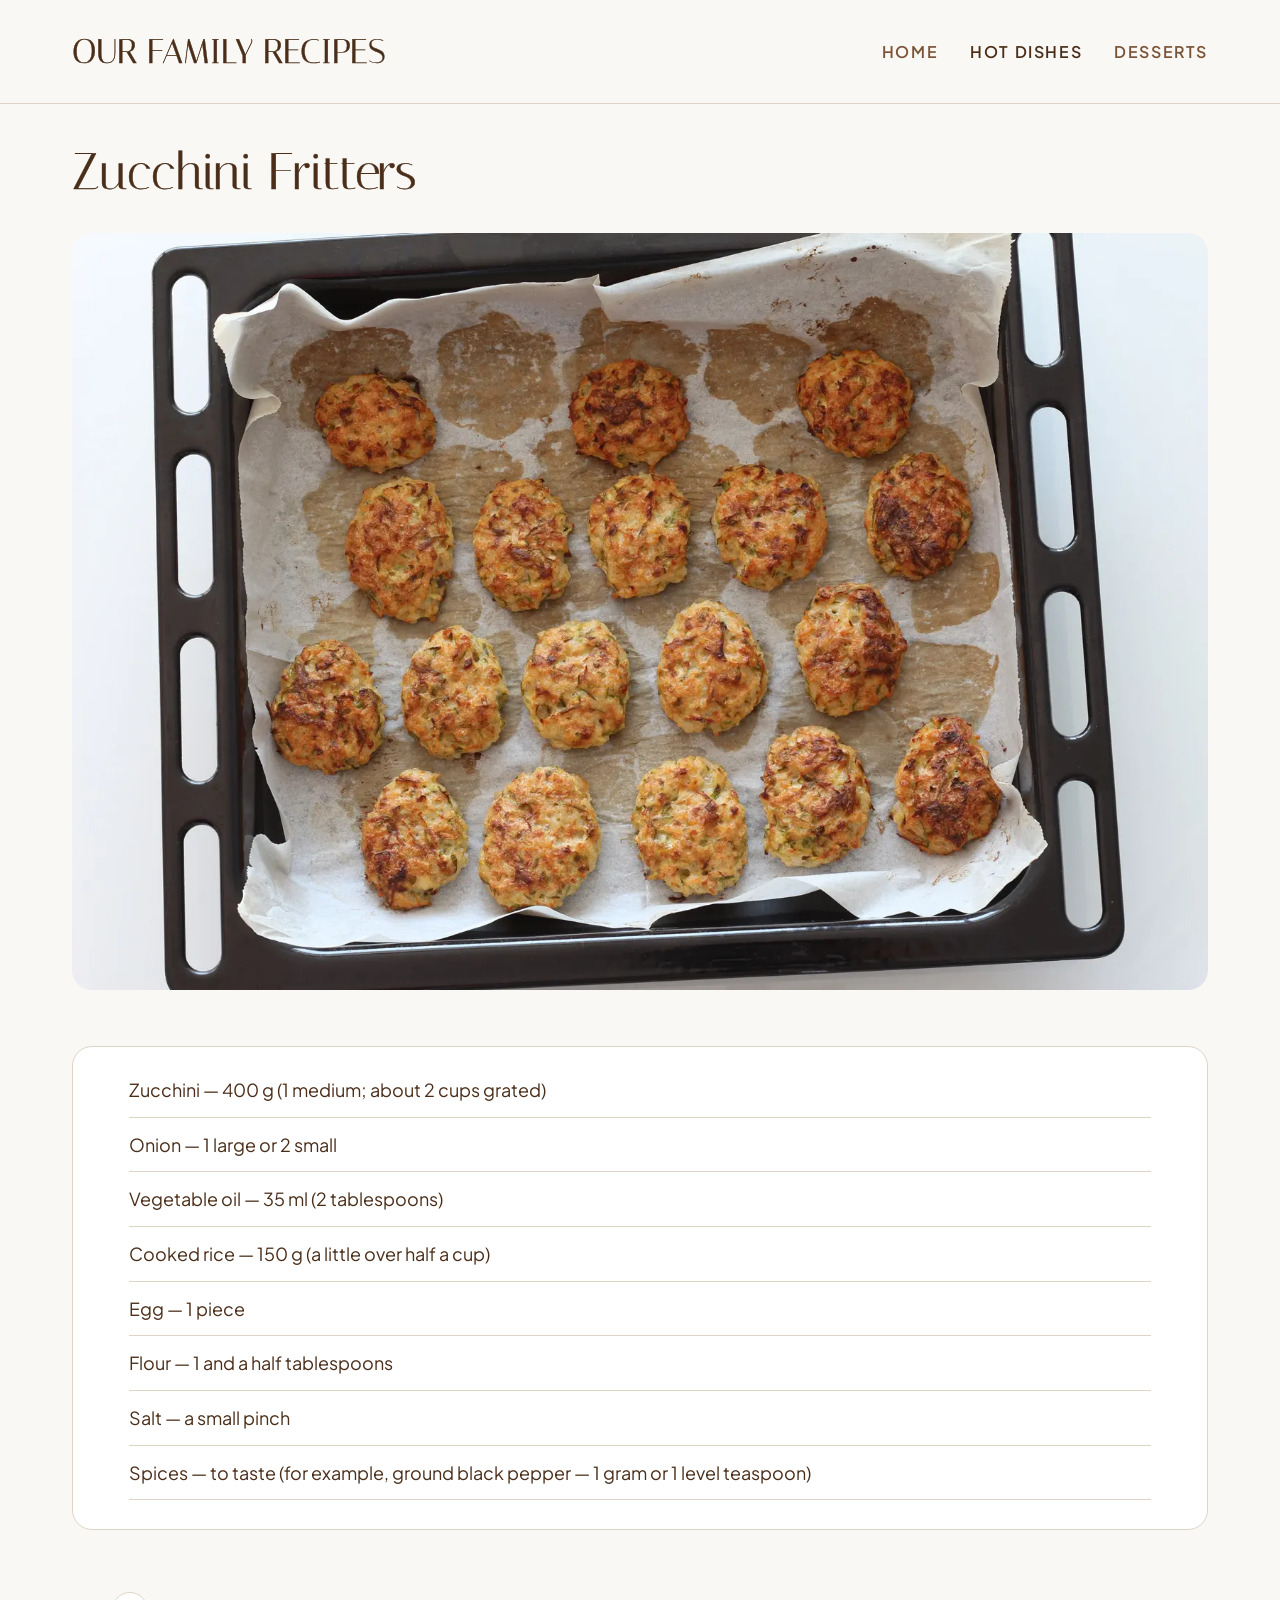
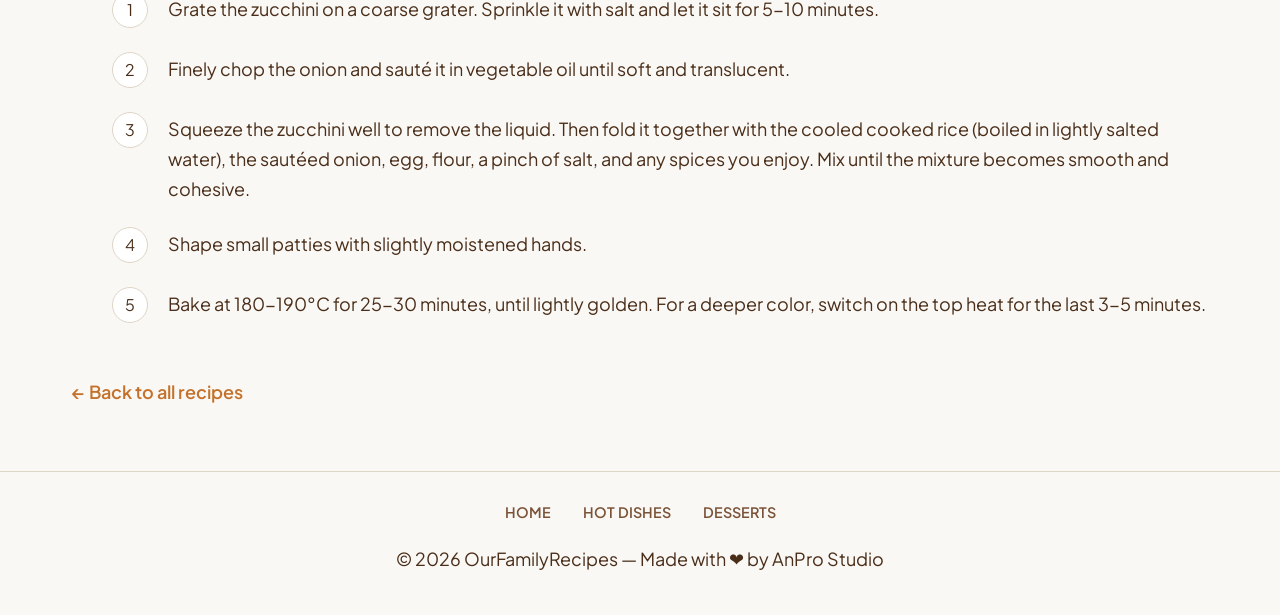
<file: recipes/zucchini-fritters.html>
<!DOCTYPE html>
<html lang="en">
<head>
    <meta charset="UTF-8">
    <meta name="viewport" content="width=device-width, initial-scale=1.0">
    <title>Zucchini Fritters | Our Family Recipes</title>
    <link rel="preconnect" href="https://fonts.googleapis.com">
    <link rel="preconnect" href="https://fonts.gstatic.com" crossorigin>
    <link href="https://fonts.googleapis.com/css2?family=Italiana&family=Plus+Jakarta+Sans:wght@400;500;600;700&display=swap" rel="stylesheet">
    <link rel="stylesheet" href="../style.css">
</head>
<body>
    <header>
        <div class="container">
            <a href="../index.html" class="logo">Our Family Recipes</a>
            <nav>
                <ul>
                    <li><a href="../index.html">Home</a></li>
                    <li><a href="../hot-dishes/" aria-current="page">Hot Dishes</a></li>
                    <li><a href="../desserts/">Desserts</a></li>
                </ul>
            </nav>
        </div>
    </header>

    <main>
        <article class="container recipe-page">
            <h1>Zucchini Fritters</h1>
            <img src="../images/zucchini-fritters.webp" alt="Zucchini fritters" width="1600" height="1067">
            <div class="recipe-content">
                <ul class="ingredients-list">
                    <li>Zucchini — 400 g (1 medium; about 2 cups grated)</li>
                    <li>Onion — 1 large or 2 small</li>
                    <li>Vegetable oil — 35 ml (2 tablespoons)</li>
                    <li>Cooked rice — 150 g (a little over half a cup)</li>
                    <li>Egg — 1 piece</li>
                    <li>Flour — 1 and a half tablespoons</li>
                    <li>Salt — a small pinch</li>
                    <li>Spices — to taste (for example, ground black pepper — 1 gram or 1 level teaspoon)</li>
                </ul>

                <ol class="directions-list">
                    <li>
                        <span>1</span>
                        <p>Grate the zucchini on a coarse grater. Sprinkle it with salt and let it sit for 5-10 minutes.</p>
                    </li>
                    <li>
                        <span>2</span>
                        <p>Finely chop the onion and sauté it in vegetable oil until soft and translucent.</p>
                    </li>
                    <li>
                        <span>3</span>
                        <p>Squeeze the zucchini well to remove the liquid. Then fold it together with the cooled cooked rice
                        (boiled in lightly salted water), the sautéed onion, egg, flour, a pinch of salt, and any spices you enjoy.
                        Mix until the mixture becomes smooth and cohesive.</p>
                    </li>
                    <li>
                        <span>4</span>
                        <p>Shape small patties with slightly moistened hands.</p>
                    </li>
                    <li>
                        <span>5</span>
                        <p>Bake at 180-190°C for 25-30 minutes, until lightly golden. For a deeper color, switch on the top heat
                        for the last 3-5 minutes.</p>
                    </li>        
                </ol>
            </div>
            <a href="../index.html" class="back-link">← Back to all recipes</a>
        </article>
    </main>

    <footer>
        <div class="container">
            <nav class="footer-nav">
                <ul>
                    <li><a href="../index.html">Home</a></li>
                    <li><a href="../hot-dishes/">Hot Dishes</a></li>
                    <li><a href="../desserts/">Desserts</a></li>
                </ul>
            </nav>
            <p>© <span id="year"></span> OurFamilyRecipes — Made with ❤️ by AnPro Studio</p>
        </div>
    </footer>
    <script src="../script.js"></script>
</body>
</html>
</file>
<file: style.css>
/* ==========================================================================
   Design Tokens
   ========================================================================== */

:root {
    /* Colors: Surfaces */
    --color-bg-base: #faf8f5;
    --color-bg-surface: #ffffff;

    /* Colors: Typography & Accents */
    --color-text-primary: #4a2e19;
    --color-text-secondary: #7a5338;
    --color-accent: #c4722b;
    --color-accent-hover: #8e6427;
    --color-focus: #ff9900;

    /* Colors: Borders */
    --color-border: #dfd5c6;

    /* Typography */
    --font-heading: 'Italiana', Georgia, serif;
    --font-body: 'Plus Jakarta Sans', system-ui, -apple-system, sans-serif;

    /* Layout & Motion */
    --radius-lg: 1.25rem;
    --transition-base: all 0.3s ease;
}

/* ==========================================================================
   Base
   ========================================================================== */

*, *::before, *::after {
    box-sizing: border-box;
}

body {
    min-height: 100vh;
    min-height: 100dvh;
    font-family: var(--font-body);
    font-size: 1.125rem;
    line-height: 1.65;
    color: var(--color-text-primary);
    background-color: var(--color-bg-base);
    -webkit-font-smoothing: antialiased;
    -moz-osx-font-smoothing: grayscale;
    text-rendering: optimizeLegibility;
    display: flex;
    flex-direction: column;
    margin: 0;
}

ul {
    list-style-type: none;
    margin: 0;
    padding: 0;
}

a {
    text-decoration: none;
    color: inherit;
}

a:focus-visible {
    outline: 3px solid var(--color-focus);
    outline-offset: 4px;
}

h1, h2, .logo {
    font-family: var(--font-heading);
    font-weight: 400;
    font-size: 2.25rem;
    -webkit-font-smoothing: auto;
    -moz-osx-font-smoothing: auto;
    -webkit-text-stroke: 0.4px var(--color-text-primary);
    paint-order: stroke fill;
}

h1 {
    font-size: clamp(2.5rem, 4vw, 3.5rem);
    line-height: 1.1;
}

h3 {
    font-weight: 600;
}

a, .recipe-card {
    transition: var(--transition-base);
}

nav a[aria-current="page"] {
    color: var(--color-text-primary);
}

/* ==========================================================================
   Layout
   ========================================================================== */

.container {
    max-width: 75rem;
    margin-inline: auto;
    padding-inline: 2rem;
}

/* ==========================================================================
   Header
   ========================================================================== */

header {
    border-bottom: 1px solid var(--color-border);
}

header .container {
    display: flex;
    flex-wrap: wrap;
    justify-content: space-between;
    gap: 1.25rem 2rem;
    align-items: center;
    padding-block: 1.5rem;
    text-transform: uppercase;
}

header .container ul {
    display: flex;
    flex-wrap: wrap;
    justify-content: center;
    gap: 1rem 2rem;
    font-family: var(--font-body);
    font-size: 1rem;
    font-weight: 600;
    letter-spacing: 0.1em;
    color: var(--color-text-secondary);
}

.logo {
    font-size: clamp(1.6rem, 4vw, 2.1rem);
    text-align: center;
}

.logo:hover {
    color: var(--color-accent);
}

@media (max-width: 48rem) {
    header .container {
        flex-direction: column;
        justify-content: center;
        text-align: center;
    }
}

/* ==========================================================================
   Main: Recipe Grid
   ========================================================================== */

.recipe-card {
    display: flex;
    flex-direction: column;
    background-color: var(--color-bg-surface);
    border: 1px solid var(--color-border);
    border-radius: var(--radius-lg);
    overflow: hidden;
}

.recipe-card img {
    width: 100%;
    height: auto;
}

.recipe-grid .container ul {
    display: grid;
    grid-template-columns: repeat(auto-fit,
    minmax(300px, 1fr));
    gap: 2rem;
}

.recipe-card h3 {
    margin: 0;
    padding: 1.5rem 2rem 1rem 2rem;
}

.recipe-cta {
    padding: 1rem 2rem 1.5rem;
    margin-top: auto;
    font-weight: 500;
    border-top: 1px solid var(--color-border);
    color: var(--color-accent);
}

.recipe-card a {
    display: flex;
    flex-direction: column;
    height: 100%;
}

.recipe-card:hover {
    transform: translateY(-4px);
    box-shadow: 0 10px 30px rgba(0, 0, 0, 0.04);
}

.recipe-card:hover .recipe-cta {
    color: var(--color-accent-hover);
}

.recipe-grid {
    padding-block: 2.5rem 4.5rem;
}

.recipe-grid h1 {
    margin-block: 0 2rem;
}

/* ==========================================================================
   Main: About
   ========================================================================== */

.about {
    background-color: var(--color-bg-surface);
    border: 1px solid var(--color-border);
    border-radius: var(--radius-lg);
    margin-block: 0 4rem;
    padding: 3rem 2rem;
}

.about .container h2 {
    margin-block: 0 1rem;
    line-height: 1.2;
}

.about .container p {
    margin: 0;
}

main {
    flex: 1;
}

/* ==========================================================================
   Footer
   ========================================================================== */

footer {
    border-top: 1px solid var(--color-border);
    padding-block: 1.5rem;
    margin-top: 0rem;
}

footer .container {
    display: flex;
    flex-direction: column;
    align-items: center;
}

.footer-nav ul {
    display: flex;
    gap: 2rem;
}

.footer-nav a {
    font-size: 0.9rem;
    font-weight: 600;
    color: var(--color-text-secondary);
    transition: var(--transition-base);
    text-transform: uppercase;
}

.footer-nav a:hover {
    color: var(--color-text-primary);
}

/* ==========================================================================
   Recipe Page
   ========================================================================== */

   .recipe-page{
    padding-block: 2.5rem 0;
}

.recipe-page h1 {
    margin-block: 0 2rem;
}

.recipe-page img {
    width: 100%;
    height: auto;
    border-radius: var(--radius-lg);
}

.recipe-content {
    margin-top: 3rem;
}

.ingredients-list {
    background-color: var(--color-bg-surface);
    border: 1px solid var(--color-border);
    border-radius: var(--radius-lg);
    padding: 1rem 3.5rem 1.8rem;
}

.directions-list {
    padding-block: 2rem 1.5rem;
}

.ingredients-list li {
    padding-block: 0.75rem;
    border-bottom: 1px solid var(--color-border);
    break-inside: avoid;
}

.directions-list li {
    display: flex;
    gap: 1.25rem;
    align-items: flex-start;
    padding-block: 0.75rem;
}

.directions-list span {
    background-color: var(--color-bg-surface);
    border: 1px solid var(--color-border);
    font-size: 1rem;
    width: 2.25rem;
    height: 2.25rem;
    border-radius: 50%;
    display: flex;
    justify-content: center;
    align-items: center;
    flex-shrink: 0;
}

.directions-list p {
    margin: 0;
    padding-top: 0.12rem;
}

.ingredients-list h3 {
    margin-block: 2.3rem 0.8rem;
}

.back-link {
    display: inline-block;
    margin-bottom: 4rem;
    color: var(--color-accent);
    padding-right: 1rem;
    font-weight: 600;
}

.back-link:hover {
    color: var(--color-accent-hover);
}
</file>
